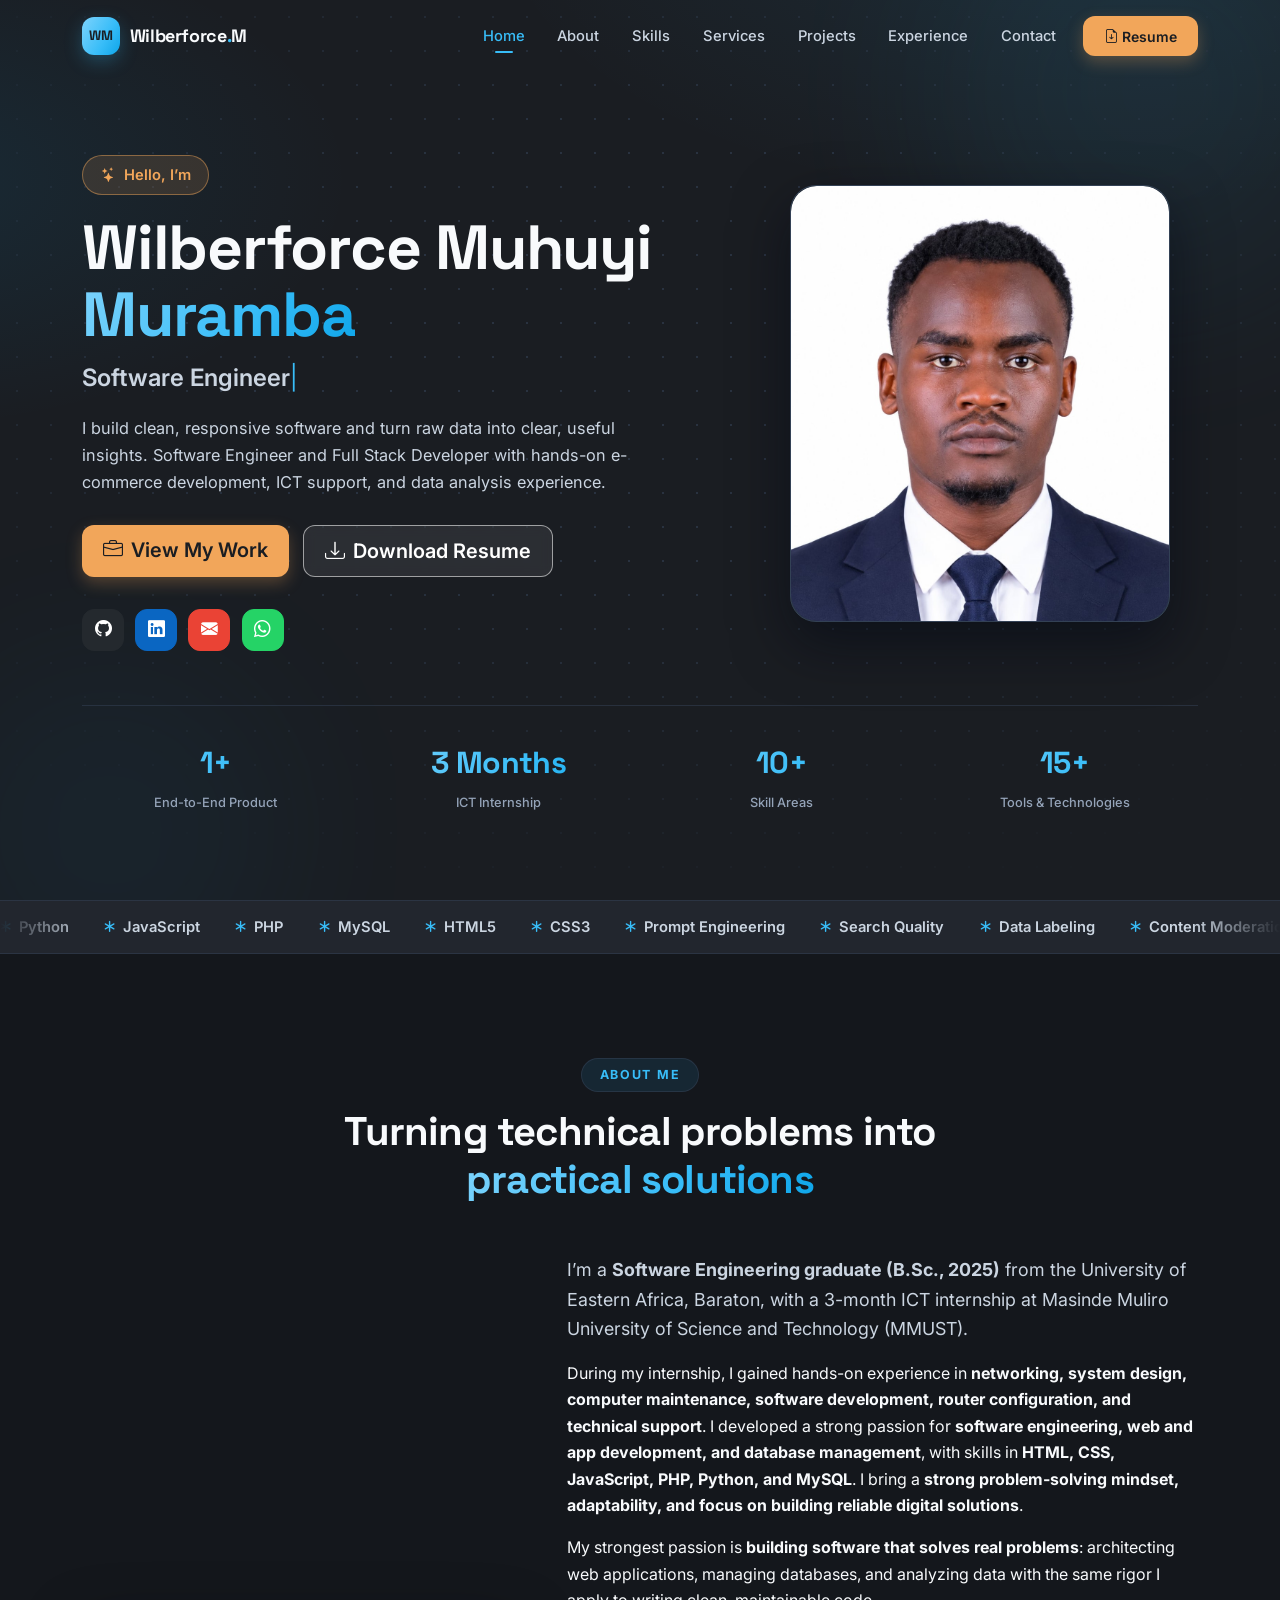
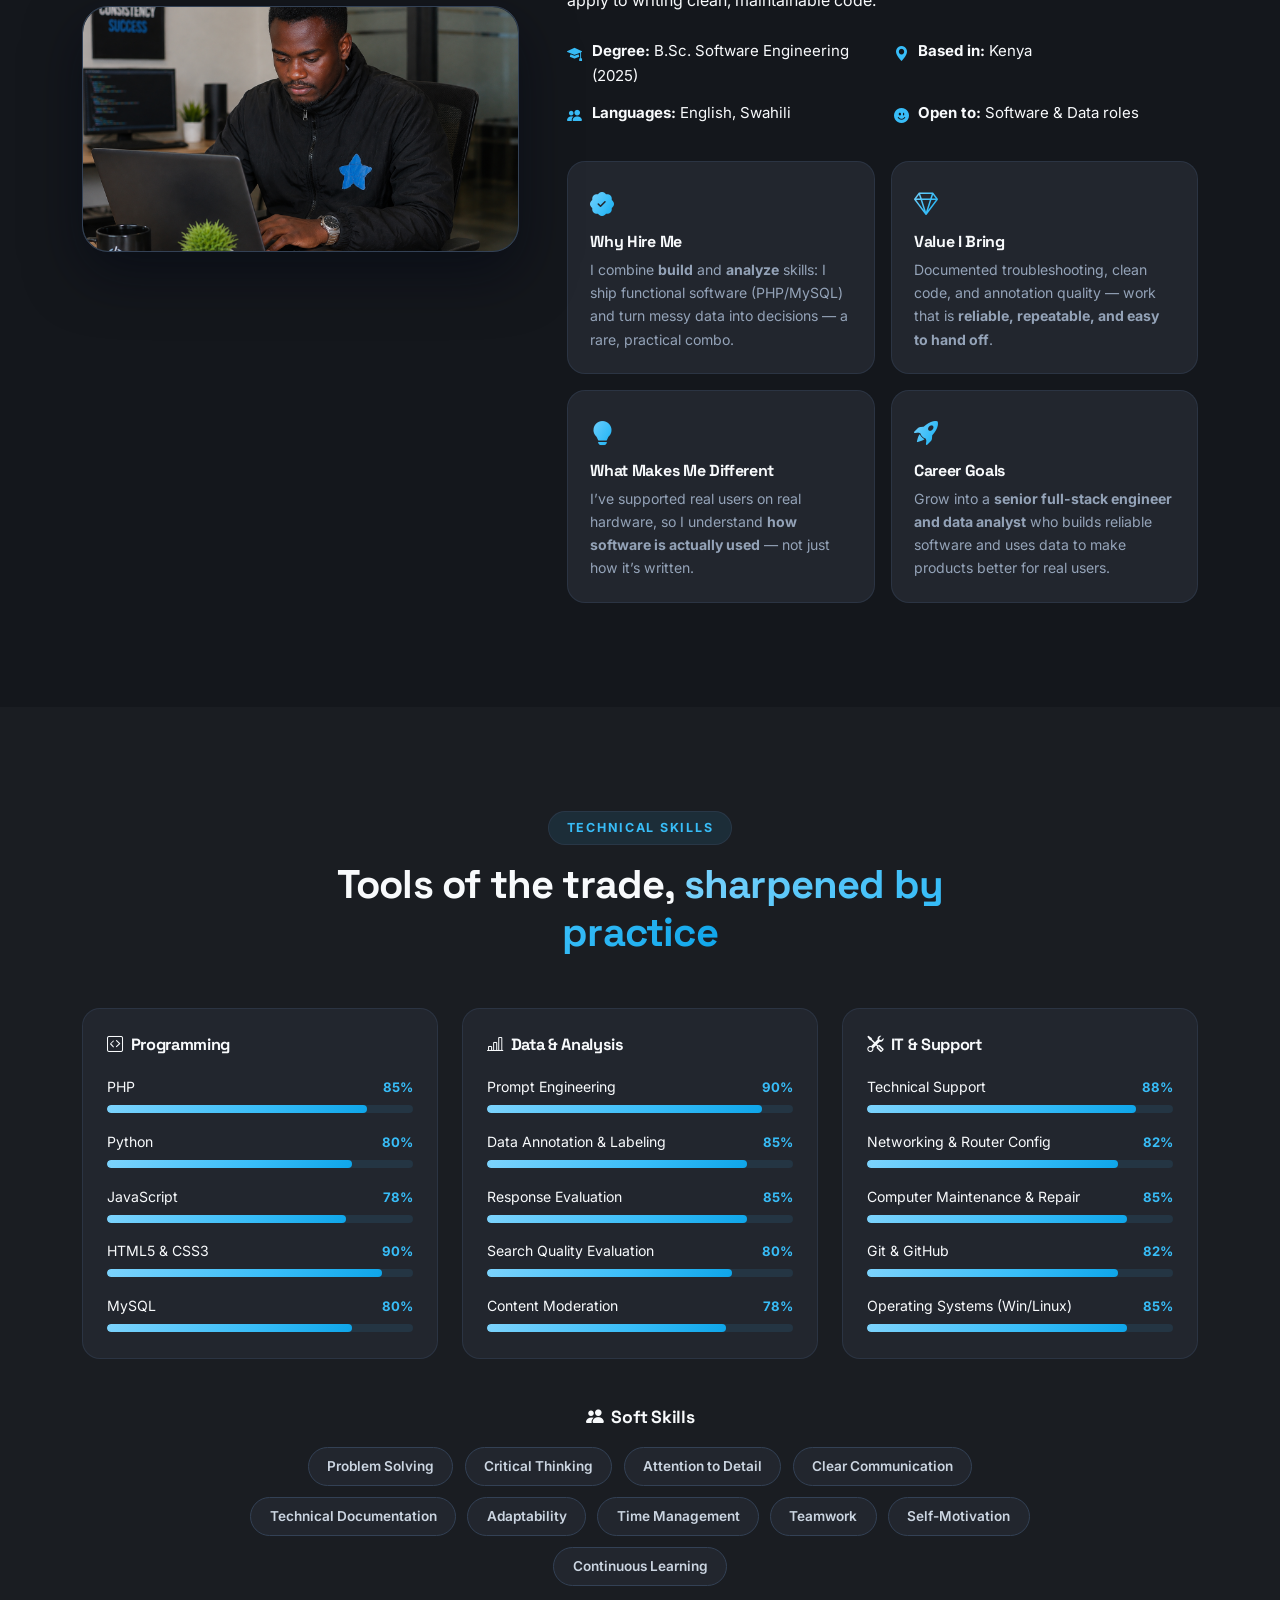
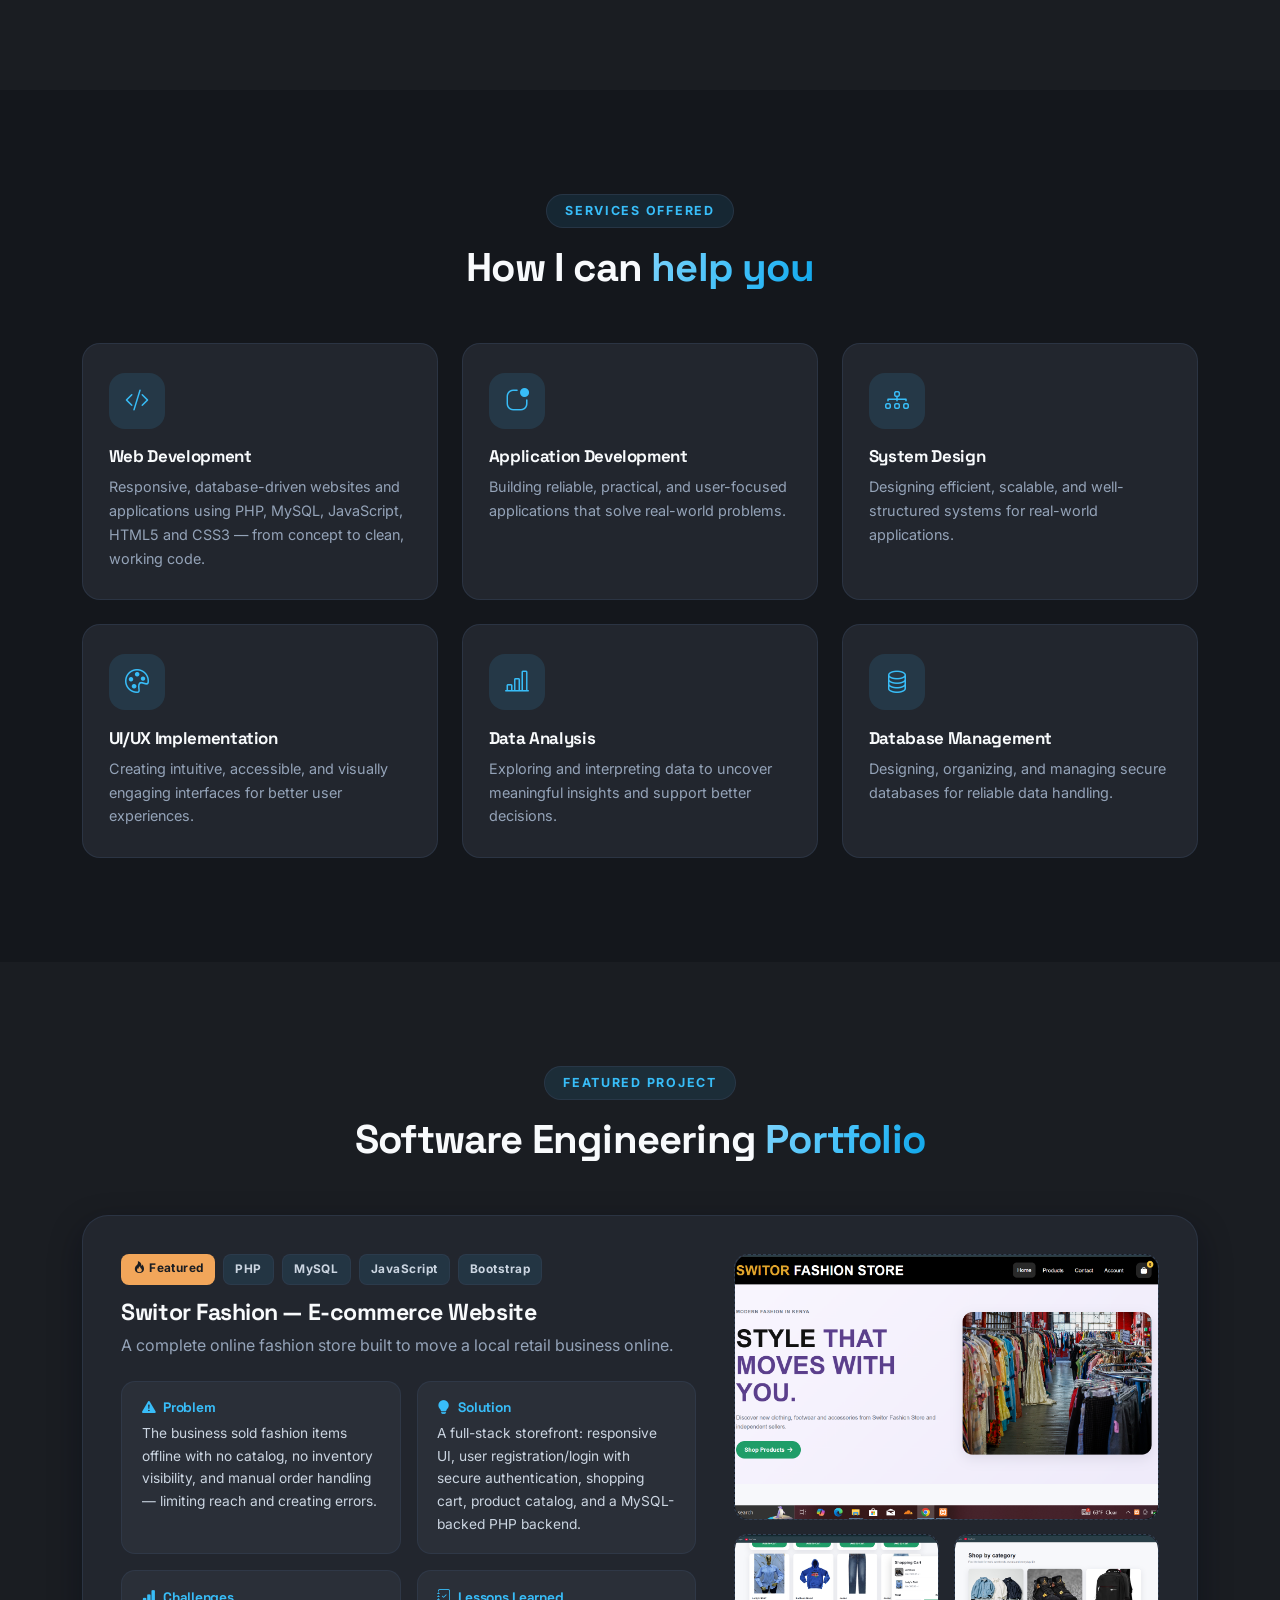
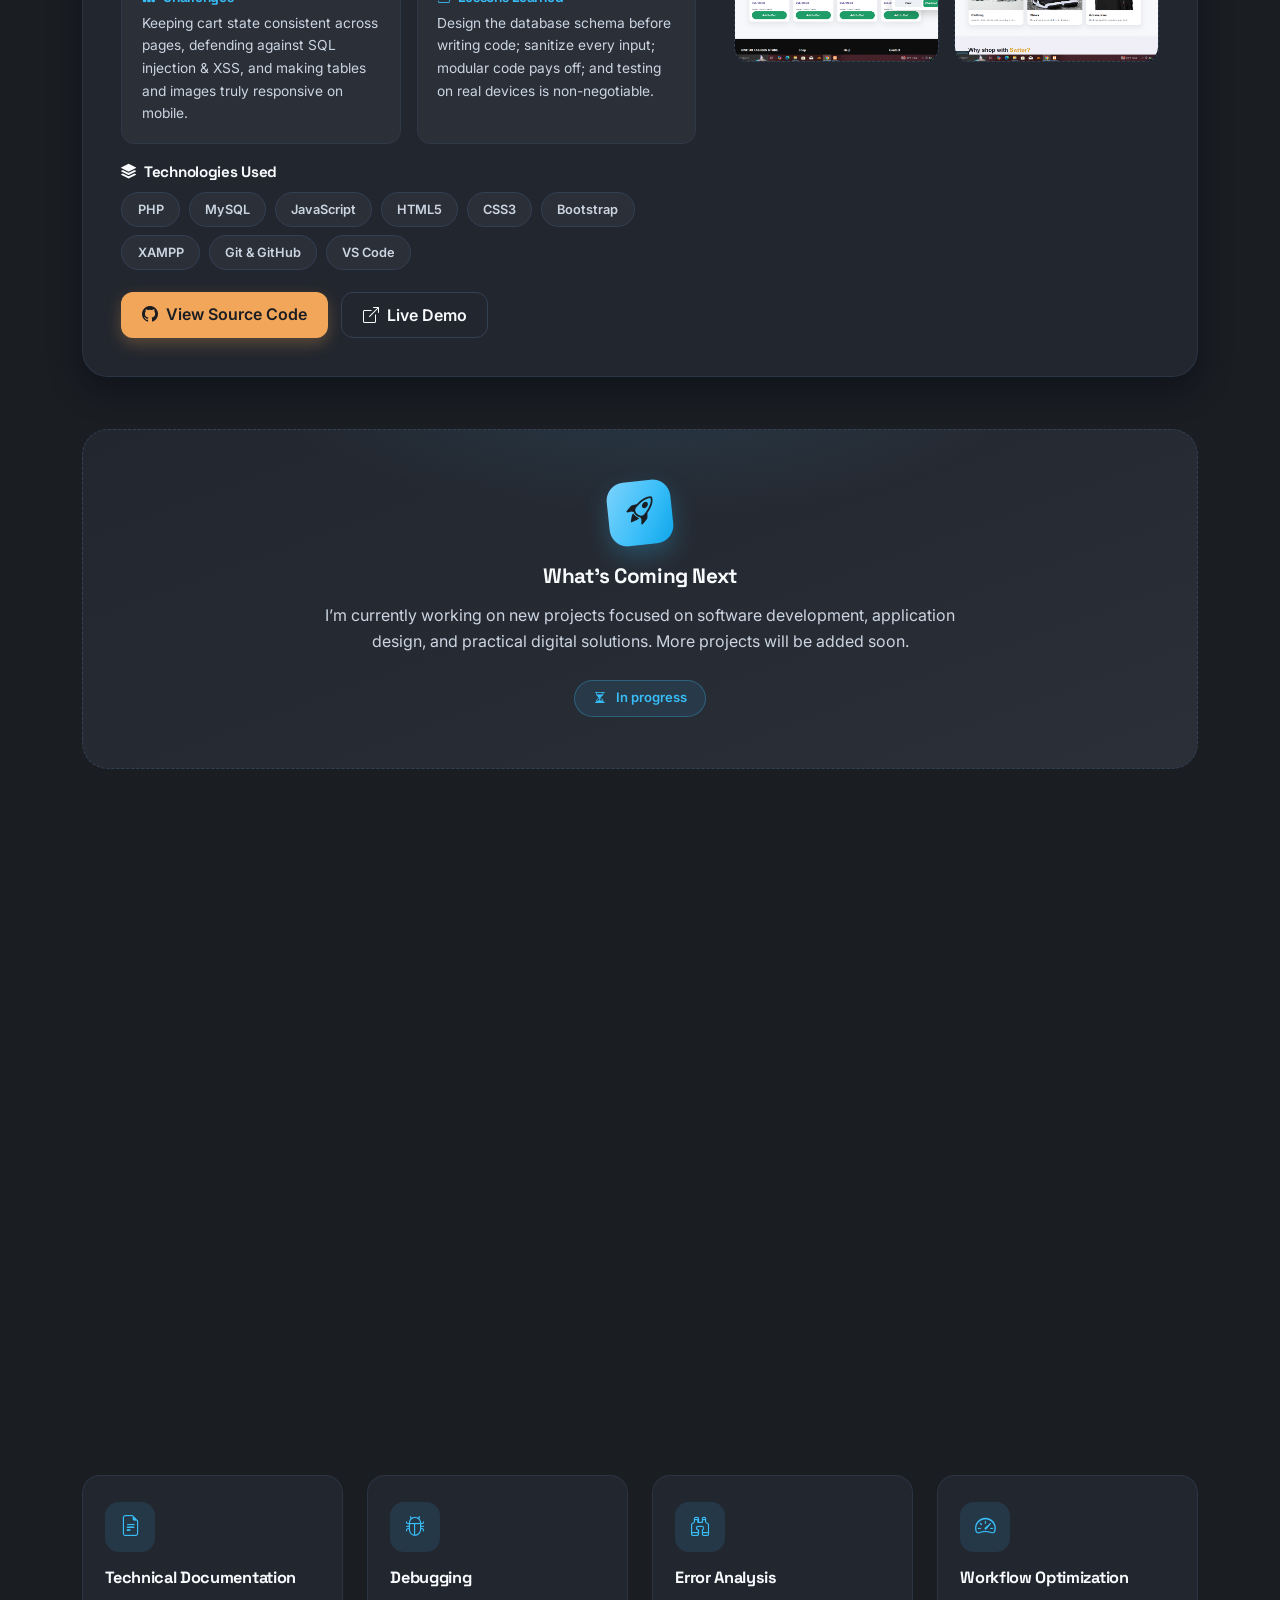
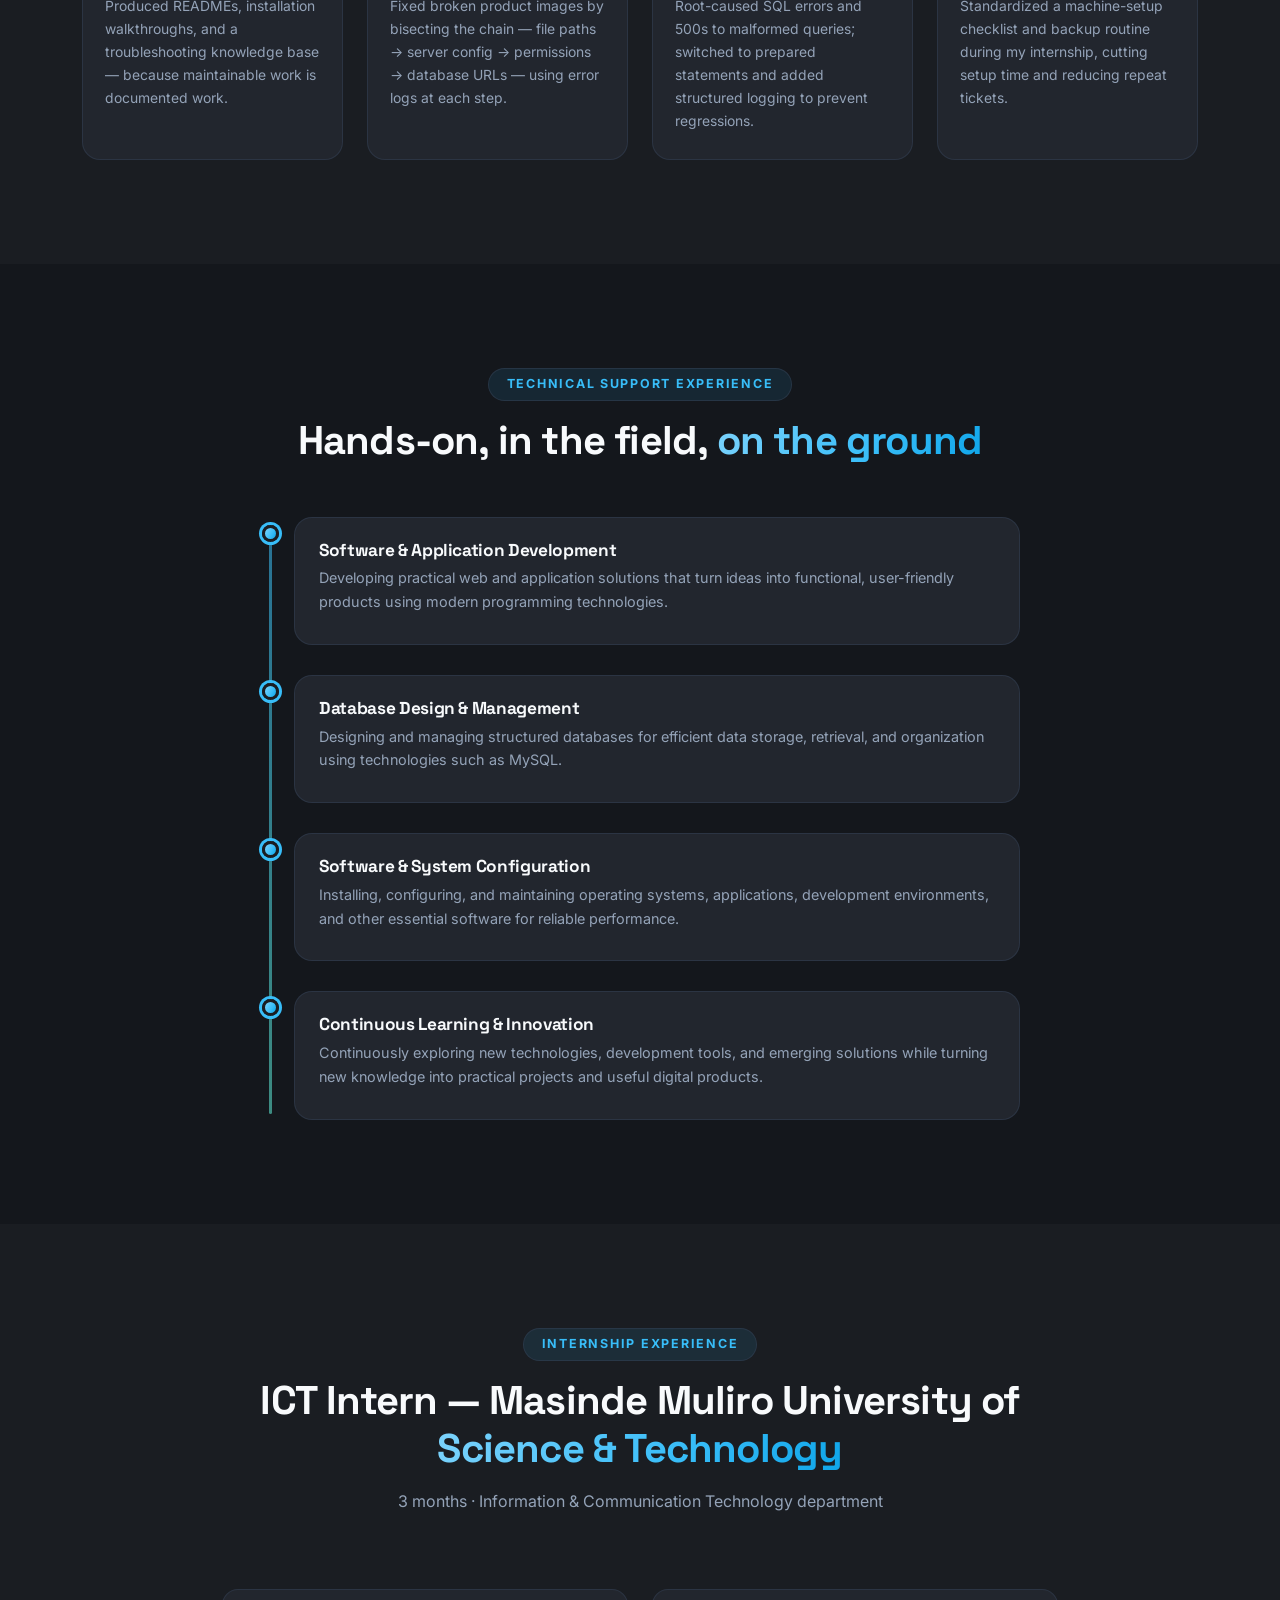
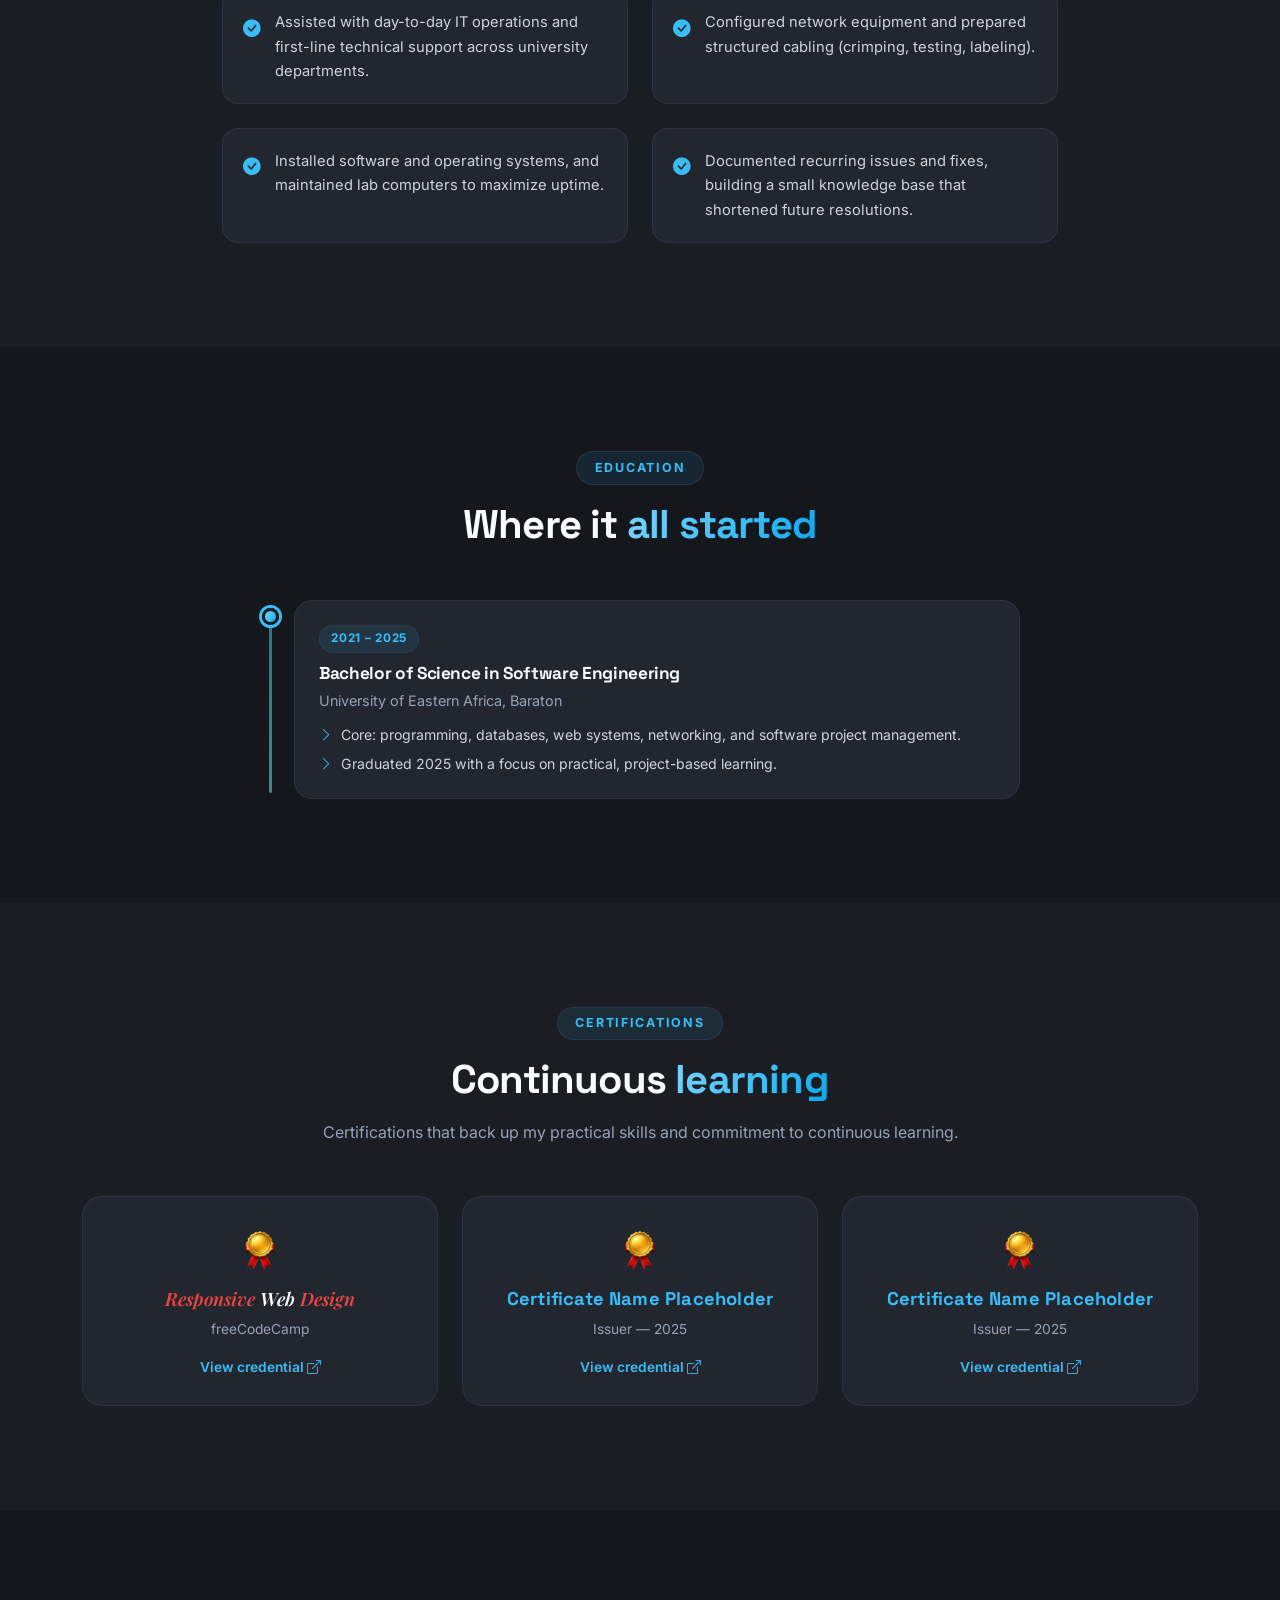
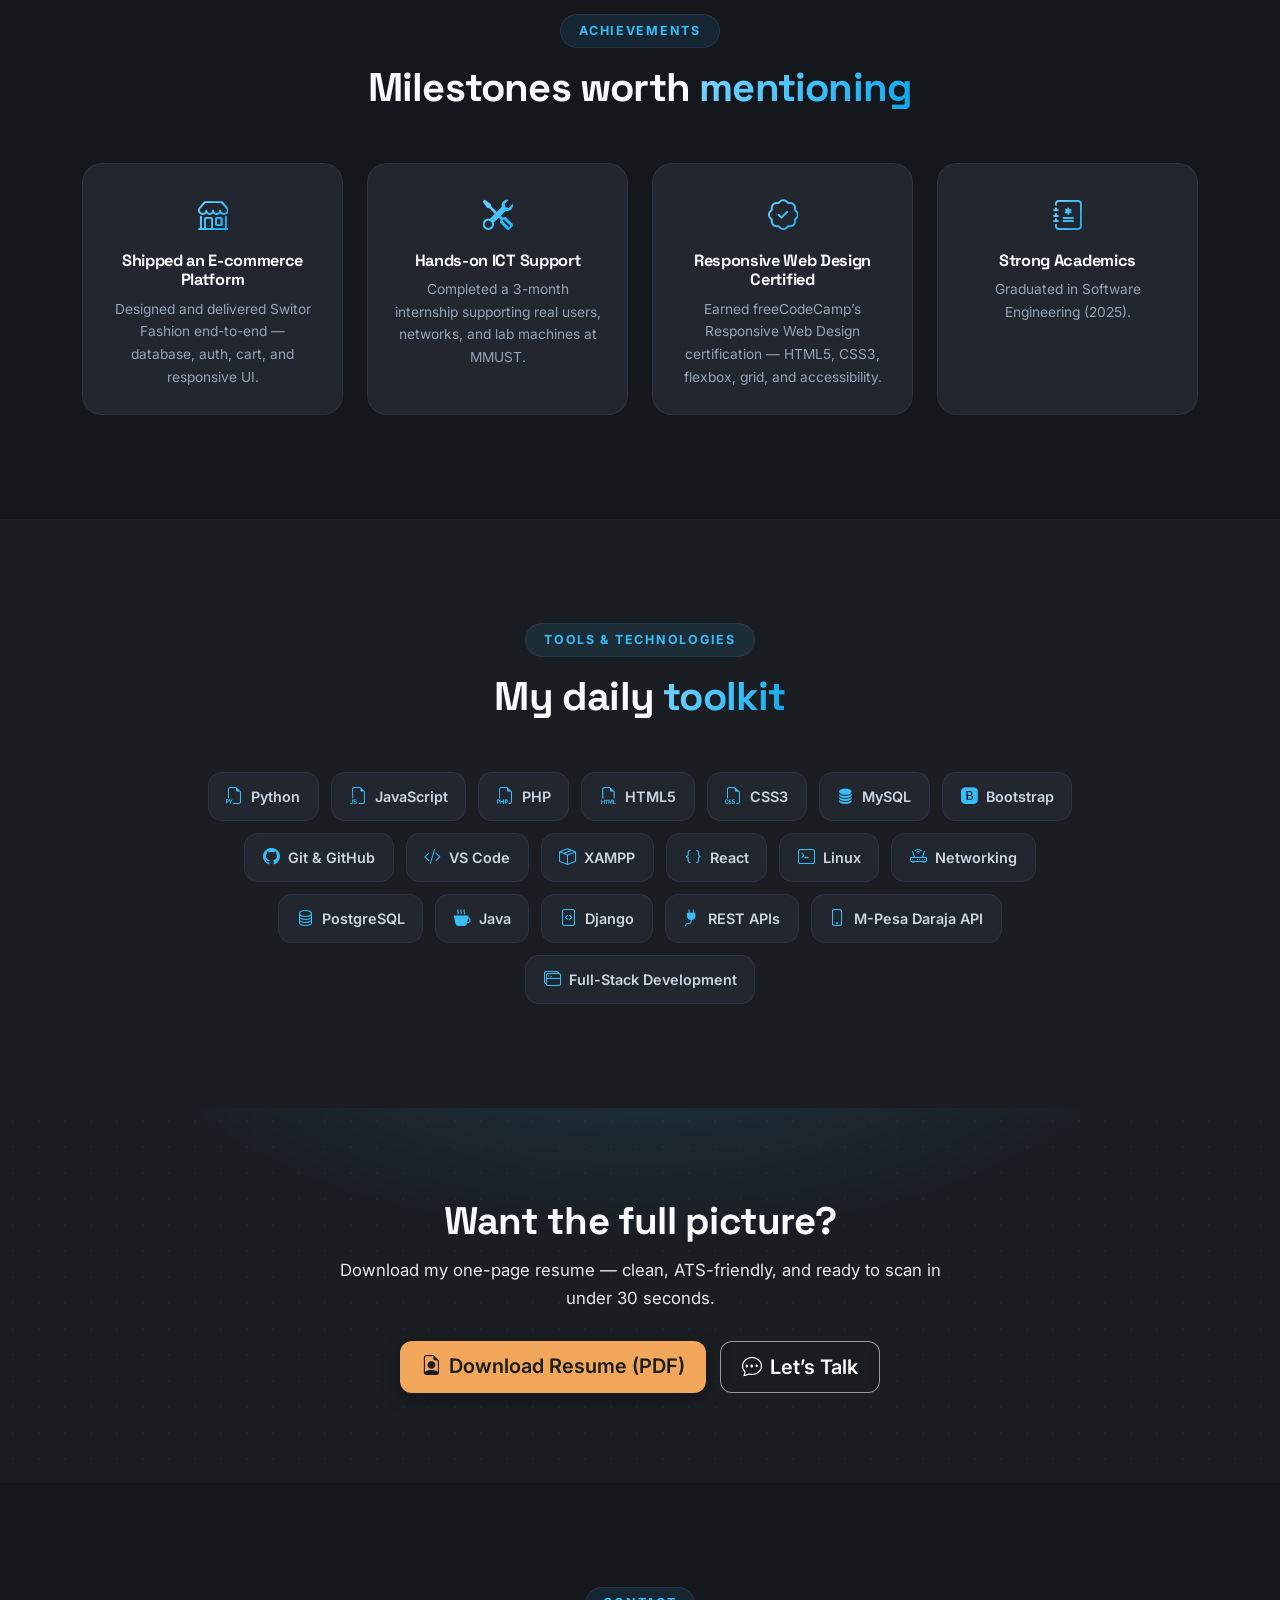
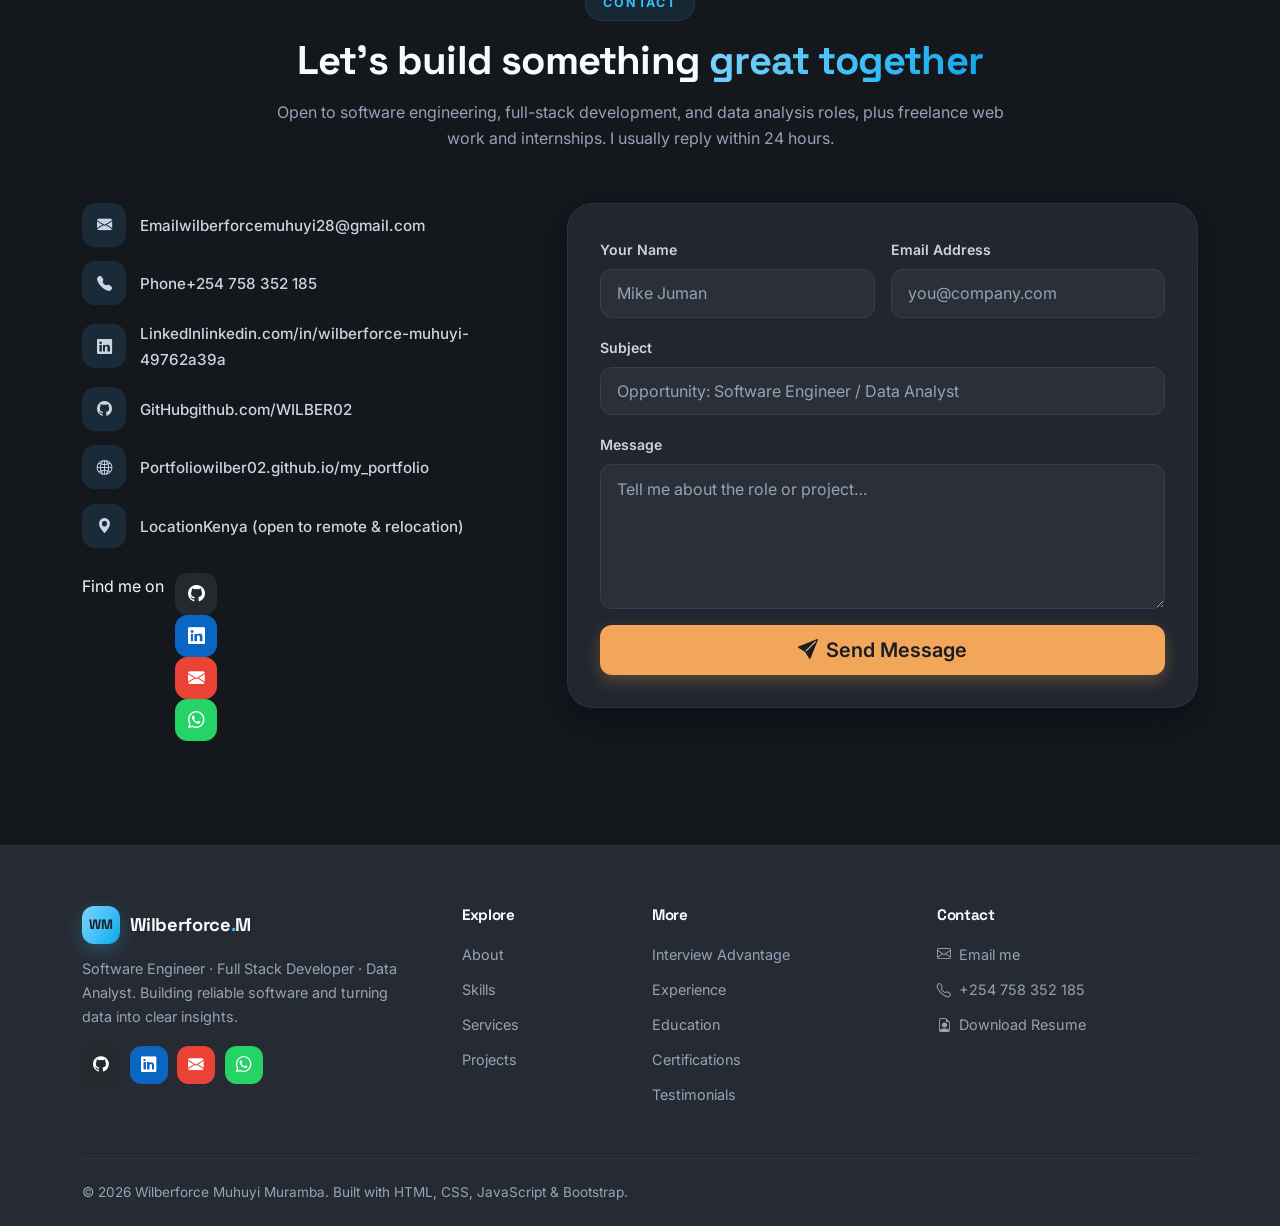
<file: index.html>
<!DOCTYPE html>
<html lang="en" data-theme="dark">
<head>
  <meta charset="UTF-8" />
  <meta name="viewport" content="width=device-width, initial-scale=1.0" />

  <!-- ===================== SEO ===================== -->
  <title>Wilberforce Muhuyi Muramba | Software Engineer &amp; Full Stack Developer</title>
  <meta name="description" content="Wilberforce Muhuyi Muramba — Software Engineer & Full Stack Developer. E-commerce development (PHP/MySQL), data analysis, and hands-on ICT support." />
  <meta name="keywords" content="Wilberforce Muhuyi Muramba, Software Engineer, Full Stack Developer, Data Analyst, Portfolio, Web Developer, PHP, MySQL, Python, JavaScript, Technical Support, Switor Fashion" />
  <meta name="author" content="Wilberforce Muhuyi Muramba" />
  <meta name="robots" content="index, follow" />
  <meta name="theme-color" content="#1a1d22" media="(prefers-color-scheme: dark)" />
  <meta name="theme-color" content="#1a1d22" media="(prefers-color-scheme: light)" />
  <link rel="canonical" href="https://wilber02.github.io/my_portfolio/" />

  <!-- Open Graph -->
  <meta property="og:type" content="website" />
  <meta property="og:title" content="Wilberforce Muhuyi Muramba | Software Engineer &amp; Full Stack Developer" />
  <meta property="og:description" content="Software Engineer and Full Stack Developer — e-commerce development (PHP/MySQL), data analysis, and hands-on ICT support." />
  <meta property="og:url" content="https://wilber02.github.io/my_portfolio/" />
  <meta property="og:image" content="https://wilber02.github.io/my_portfolio/assets/img/og_cover.png" />
  <meta property="og:site_name" content="Wilberforce Muhuyi Muramba — Portfolio" />

  <!-- Twitter Card -->
  <meta name="twitter:card" content="summary_large_image" />
  <meta name="twitter:title" content="Wilberforce Muhuyi Muramba | Software Engineer &amp; Full Stack Developer" />
  <meta name="twitter:description" content="Software Engineer and Full Stack Developer — e-commerce development (PHP/MySQL), data analysis, and hands-on ICT support." />
  <meta name="twitter:image" content="https://wilber02.github.io/my_portfolio/assets/img/og_cover.png" />

  <!-- Favicon (inline SVG — replace with your own if you wish) -->
  <link rel="icon" href="data:image/svg+xml,%3Csvg xmlns='http://www.w3.org/2000/svg' viewBox='0 0 64 64'%3E%3Cdefs%3E%3ClinearGradient id='g' x1='0' y1='0' x2='1' y2='1'%3E%3Cstop offset='0' stop-color='%233b82f6'/%3E%3Cstop offset='1' stop-color='%23a78bfa'/%3E%3C/linearGradient%3E%3C/defs%3E%3Crect width='64' height='64' rx='14' fill='url(%23g)'/%3E%3Ctext x='32' y='44' font-family='Arial, sans-serif' font-size='30' font-weight='700' fill='white' text-anchor='middle'%3EW%3C/text%3E%3C/svg%3E" />

  <!-- Fonts -->
  <link rel="preconnect" href="https://fonts.googleapis.com" />
  <link rel="preconnect" href="https://fonts.gstatic.com" crossorigin />
  <link href="https://fonts.googleapis.com/css2?family=Inter:wght@400;500;600;700&family=Space+Grotesk:wght@400;500;600;700&family=Playfair+Display:ital,wght@1,500;1,600;1,700&display=swap" rel="stylesheet" />

  <!-- Bootstrap 5 + Icons -->
  <link href="https://cdn.jsdelivr.net/npm/bootstrap@5.3.3/dist/css/bootstrap.min.css" rel="stylesheet" />
  <link href="https://cdn.jsdelivr.net/npm/bootstrap-icons@1.11.3/font/bootstrap-icons.min.css" rel="stylesheet" />

  <!-- Custom styles -->
  <link rel="stylesheet" href="assets/css/style.css" />

  <!-- ===================== Structured Data (JSON-LD) ===================== -->
  <script type="application/ld+json">
  {
    "@context": "https://schema.org",
    "@type": "Person",
    "name": "Wilberforce Muhuyi Muramba",
    "jobTitle": ["Software Engineer", "Full Stack Developer", "Data Analyst", "Technical Support Specialist"],
    "description": "Software Engineering graduate with hands-on experience in web development (PHP/MySQL), ICT technical support, and data analysis.",
    "alumniOf": {
      "@type": "CollegeOrUniversity",
      "name": "University of Eastern Africa, Baraton"
    },
    "knowsAbout": ["Python", "JavaScript", "PHP", "HTML5", "CSS3", "MySQL", "Prompt Engineering", "Data Analysis", "Search Quality Evaluation", "Networking", "Technical Support"],
    "sameAs": [
      "https://github.com/WILBER02",
      "https://www.linkedin.com/in/wilberforce-muhuyi-49762a39a/",
      "https://wilber02.github.io/my_portfolio"
    ]
  }
  </script>
</head>

<body>
  <!-- Skip link for accessibility -->
  <a class="skip-link" href="#main">Skip to main content</a>

  <!-- ===================== LOADER ===================== -->
  <div id="preloader" aria-hidden="true">
    <div class="loader-inner">
      <div class="loader-ring"></div>
      <span class="loader-mono">WM</span>
    </div>
    <p class="loader-text">Loading portfolio…</p>
  </div>

  <!-- ===================== NAVBAR ===================== -->
  <nav class="site-nav" id="siteNav" aria-label="Main navigation">
    <div class="container nav-wrap">
      <a class="brand" href="#home" aria-label="Wilberforce Muramba — home">
        <span class="brand-mono">WM</span>
        <span class="brand-text">Wilberforce<span class="brand-dot">.</span>M</span>
      </a>

      <button class="nav-toggler" id="navToggler" aria-expanded="false" aria-controls="navMenu" aria-label="Toggle navigation menu">
        <span class="tog-bar"></span><span class="tog-bar"></span><span class="tog-bar"></span>
      </button>

      <ul class="nav-menu" id="navMenu">
        <li><a class="nav-item-link is-active" href="#home">Home</a></li>
        <li><a class="nav-item-link" href="#about">About</a></li>
        <li><a class="nav-item-link" href="#skills">Skills</a></li>
        <li><a class="nav-item-link" href="#services">Services</a></li>
        <li><a class="nav-item-link" href="#projects">Projects</a></li>
        <li><a class="nav-item-link" href="#experience">Experience</a></li>
        <li><a class="nav-item-link" href="#contact">Contact</a></li>
        <li class="nav-actions">
          <a class="btn btn-sm btn-gradient" href="#resume"><i class="bi bi-file-earmark-arrow-down me-1" aria-hidden="true"></i>Resume</a>
        </li>
      </ul>
    </div>
  </nav>

  <main id="main">
    <!-- ===================== 1. HERO ===================== -->
    <header class="hero" id="home">
      <div class="hero-blob blob-a" aria-hidden="true"></div>
      <div class="hero-blob blob-b" aria-hidden="true"></div>
      <div class="hero-grid-pattern" aria-hidden="true"></div>

      <div class="container hero-inner">
        <div class="row align-items-center g-5">
          <div class="col-lg-7 hero-copy" data-reveal>
            <p class="hero-hello"><i class="bi bi-stars me-2" aria-hidden="true"></i>Hello, I&rsquo;m</p>
            <h1 class="hero-name">Wilberforce Muhuyi <span class="gradient-text">Muramba</span></h1>
            <p class="hero-role"><span class="typed-wrap"><span id="typed" aria-live="polite"></span><span class="typed-cursor" aria-hidden="true">|</span></span></p>
            <p class="hero-desc">
              I build clean, responsive software and turn raw data into clear, useful insights.
              Software Engineer and Full Stack Developer with hands-on e-commerce development,
              ICT support, and data analysis experience.
            </p>

            <div class="hero-cta">
              <a href="#projects" class="btn btn-gradient btn-lg"><i class="bi bi-briefcase me-2" aria-hidden="true"></i>View My Work</a>
              <a href="assets/resume/Wilberforce_Muramba_Resume.pdf" class="btn btn-outline-light btn-lg" download><i class="bi bi-download me-2" aria-hidden="true"></i>Download Resume</a>
            </div>

            <ul class="hero-social" aria-label="Social links">
              <li><a href="https://github.com/WILBER02" target="_blank" rel="noopener" aria-label="GitHub profile"><i class="bi bi-github" aria-hidden="true"></i></a></li>
              <li><a href="https://www.linkedin.com/in/wilberforce-muhuyi-49762a39a/" target="_blank" rel="noopener" aria-label="LinkedIn profile"><i class="bi bi-linkedin" aria-hidden="true"></i></a></li>
              <li><a href="mailto:wilberforcemuhuyi28@gmail.com" aria-label="Send email"><i class="bi bi-envelope-fill" aria-hidden="true"></i></a></li>
              <li><a href="https://wa.me/254718682769" target="_blank" rel="noopener" aria-label="WhatsApp"><i class="bi bi-whatsapp" aria-hidden="true"></i></a></li>
            </ul>
          </div>

          <div class="col-lg-5 hero-visual" data-reveal>
            <div class="photo-frame">
              <div class="photo-placeholder" role="img" aria-label="Portrait of Wilberforce Muhuyi Muramba">
                <!-- Drop assets/img/wilberforce.jpg and it automatically replaces this placeholder -->
                <img class="photo-img" src="assets/img/wilberforce.jpg" alt="Portrait of Wilberforce Muhuyi Muramba" />
                <span class="photo-initials">WM</span>
                <span class="photo-note"><i class="bi bi-camera-fill me-1" aria-hidden="true"></i>Your photo here</span>
              </div>
            </div>
          </div>
        </div>

        <div class="hero-stats" data-reveal>
          <div class="stat">
            <span class="stat-num"><span class="counter" data-target="1">1</span>+</span>
            <span class="stat-label">End-to-End Product</span>
          </div>
          <div class="stat">
            <span class="stat-num"><span class="counter" data-target="3">3</span> Months</span>
            <span class="stat-label">ICT Internship</span>
          </div>
          <div class="stat">
            <span class="stat-num"><span class="counter" data-target="10">10</span>+</span>
            <span class="stat-label">Skill Areas</span>
          </div>
          <div class="stat">
            <span class="stat-num"><span class="counter" data-target="15">15</span>+</span>
            <span class="stat-label">Tools &amp; Technologies</span>
          </div>
        </div>
      </div>
    </header>

    <!-- Skills ticker -->
    <div class="marquee" aria-hidden="true">
      <div class="marquee-track" id="marqueeTrack">
        <!-- content duplicated by JS for seamless loop -->
      </div>
    </div>

    <!-- ===================== 2. ABOUT ===================== -->
    <section class="section" id="about" aria-labelledby="about-title">
      <div class="container">
        <div class="section-head" data-reveal>
          <span class="eyebrow">About Me</span>
          <h2 class="section-title" id="about-title">Turning technical problems into <span class="gradient-text">practical solutions</span></h2>
        </div>

        <div class="row g-5 align-items-center">
          <div class="col-lg-5" data-reveal>
            <div class="photo-frame about-photo">
              <div class="photo-placeholder" role="img" aria-label="Wilberforce Muhuyi Muramba">
                <!-- About photo: assets/img/og_cover.png -->
                <img class="photo-img" src="assets/img/og_cover.png" alt="Wilberforce Muhuyi Muramba" />
                <span class="photo-initials">WM</span>
              </div>
            </div>
          </div>

          <div class="col-lg-7" data-reveal>
            <p class="lead-text">
              I&rsquo;m a <strong>Software Engineering graduate (B.Sc., 2025)</strong> from the University of Eastern
              Africa, Baraton, with a 3-month ICT internship at Masinde Muliro University of Science and Technology (MMUST).
            </p>            <p>
              During my internship, I gained hands-on experience in <strong>networking, system design, computer
              maintenance, software development, router configuration, and technical support</strong>. I developed a strong
              passion for <strong>software engineering, web and app development, and database management</strong>, with skills
              in <strong>HTML, CSS, JavaScript, PHP, Python, and MySQL</strong>. I bring a <strong>strong problem-solving mindset,
              adaptability, and focus on building reliable digital solutions</strong>.
            </p>
            <p>
              My strongest passion is <strong>building software that solves real problems</strong>:
              architecting web applications, managing databases, and analyzing data with the same
              rigor I apply to writing clean, maintainable code.
            </p>

            <ul class="about-facts">
              <li><i class="bi bi-mortarboard-fill" aria-hidden="true"></i><span><strong>Degree:</strong> B.Sc. Software Engineering (2025)</span></li>
              <li><i class="bi bi-geo-alt-fill" aria-hidden="true"></i><span><strong>Based in:</strong> Kenya</span></li>
              <li><i class="bi bi-people-fill" aria-hidden="true"></i><span><strong>Languages:</strong> English, Swahili</span></li>
              <li><i class="bi bi-emoji-smile-fill" aria-hidden="true"></i><span><strong>Open to:</strong> Software &amp; Data roles</span></li>
            </ul>

            <!-- Recruiter enhancements -->
            <div class="why-grid" id="why-me">
              <div class="why-card">
                <i class="bi bi-patch-check-fill why-icon" aria-hidden="true"></i>
                <h3>Why Hire Me</h3>
                <p>I combine <strong>build</strong> and <strong>analyze</strong> skills: I ship functional software (PHP/MySQL) and turn messy data into decisions — a rare, practical combo.</p>
              </div>
              <div class="why-card">
                <i class="bi bi-gem why-icon" aria-hidden="true"></i>
                <h3>Value I Bring</h3>
                <p>Documented troubleshooting, clean code, and annotation quality — work that is <strong>reliable, repeatable, and easy to hand off</strong>.</p>
              </div>
              <div class="why-card">
                <i class="bi bi-lightbulb-fill why-icon" aria-hidden="true"></i>
                <h3>What Makes Me Different</h3>
                <p>I&rsquo;ve supported real users on real hardware, so I understand <strong>how software is actually used</strong> — not just how it&rsquo;s written.</p>
              </div>
              <div class="why-card">
                <i class="bi bi-rocket-takeoff-fill why-icon" aria-hidden="true"></i>
                <h3>Career Goals</h3>
                <p>Grow into a <strong>senior full-stack engineer and data analyst</strong> who builds reliable software and uses data to make products better for real users.</p>
              </div>
            </div>
          </div>
        </div>
      </div>
    </section>

    <!-- ===================== 3+13. SKILLS & SOFT SKILLS ===================== -->
    <section class="section section-alt" id="skills" aria-labelledby="skills-title">
      <div class="container">
        <div class="section-head" data-reveal>
          <span class="eyebrow">Technical Skills</span>
          <h2 class="section-title" id="skills-title">Tools of the trade, <span class="gradient-text">sharpened by practice</span></h2>
        </div>

        <div class="row g-4">
          <div class="col-md-6 col-lg-4" data-reveal>
            <div class="skill-group">
              <h3 class="skill-group-title"><i class="bi bi-code-square me-2" aria-hidden="true"></i>Programming</h3>
              <div class="skill">
                <div class="skill-head"><span>PHP</span><span class="skill-pct">85%</span></div>
                <div class="skill-bar" role="progressbar" aria-valuenow="85" aria-valuemin="0" aria-valuemax="100" aria-label="PHP proficiency"><span class="skill-fill" data-level="85"></span></div>
              </div>
              <div class="skill">
                <div class="skill-head"><span>Python</span><span class="skill-pct">80%</span></div>
                <div class="skill-bar" role="progressbar" aria-valuenow="80" aria-valuemin="0" aria-valuemax="100" aria-label="Python proficiency"><span class="skill-fill" data-level="80"></span></div>
              </div>
              <div class="skill">
                <div class="skill-head"><span>JavaScript</span><span class="skill-pct">78%</span></div>
                <div class="skill-bar" role="progressbar" aria-valuenow="78" aria-valuemin="0" aria-valuemax="100" aria-label="JavaScript proficiency"><span class="skill-fill" data-level="78"></span></div>
              </div>
              <div class="skill">
                <div class="skill-head"><span>HTML5 &amp; CSS3</span><span class="skill-pct">90%</span></div>
                <div class="skill-bar" role="progressbar" aria-valuenow="90" aria-valuemin="0" aria-valuemax="100" aria-label="HTML and CSS proficiency"><span class="skill-fill" data-level="90"></span></div>
              </div>
              <div class="skill">
                <div class="skill-head"><span>MySQL</span><span class="skill-pct">80%</span></div>
                <div class="skill-bar" role="progressbar" aria-valuenow="80" aria-valuemin="0" aria-valuemax="100" aria-label="MySQL proficiency"><span class="skill-fill" data-level="80"></span></div>
              </div>
            </div>
          </div>

          <div class="col-md-6 col-lg-4" data-reveal>
            <div class="skill-group">
              <h3 class="skill-group-title"><i class="bi bi-bar-chart-line me-2" aria-hidden="true"></i>Data &amp; Analysis</h3>
              <div class="skill">
                <div class="skill-head"><span>Prompt Engineering</span><span class="skill-pct">90%</span></div>
                <div class="skill-bar" role="progressbar" aria-valuenow="90" aria-valuemin="0" aria-valuemax="100" aria-label="Prompt engineering proficiency"><span class="skill-fill" data-level="90"></span></div>
              </div>
              <div class="skill">
                <div class="skill-head"><span>Data Annotation &amp; Labeling</span><span class="skill-pct">85%</span></div>
                <div class="skill-bar" role="progressbar" aria-valuenow="85" aria-valuemin="0" aria-valuemax="100" aria-label="Data annotation proficiency"><span class="skill-fill" data-level="85"></span></div>
              </div>
              <div class="skill">
                <div class="skill-head"><span>Response Evaluation</span><span class="skill-pct">85%</span></div>
                <div class="skill-bar" role="progressbar" aria-valuenow="85" aria-valuemin="0" aria-valuemax="100" aria-label="Response evaluation proficiency"><span class="skill-fill" data-level="85"></span></div>
              </div>
              <div class="skill">
                <div class="skill-head"><span>Search Quality Evaluation</span><span class="skill-pct">80%</span></div>
                <div class="skill-bar" role="progressbar" aria-valuenow="80" aria-valuemin="0" aria-valuemax="100" aria-label="Search quality evaluation proficiency"><span class="skill-fill" data-level="80"></span></div>
              </div>
              <div class="skill">
                <div class="skill-head"><span>Content Moderation</span><span class="skill-pct">78%</span></div>
                <div class="skill-bar" role="progressbar" aria-valuenow="78" aria-valuemin="0" aria-valuemax="100" aria-label="Content moderation proficiency"><span class="skill-fill" data-level="78"></span></div>
              </div>
            </div>
          </div>

          <div class="col-md-6 col-lg-4" data-reveal>
            <div class="skill-group">
              <h3 class="skill-group-title"><i class="bi bi-tools me-2" aria-hidden="true"></i>IT &amp; Support</h3>
              <div class="skill">
                <div class="skill-head"><span>Technical Support</span><span class="skill-pct">88%</span></div>
                <div class="skill-bar" role="progressbar" aria-valuenow="88" aria-valuemin="0" aria-valuemax="100" aria-label="Technical support proficiency"><span class="skill-fill" data-level="88"></span></div>
              </div>
              <div class="skill">
                <div class="skill-head"><span>Networking &amp; Router Config</span><span class="skill-pct">82%</span></div>
                <div class="skill-bar" role="progressbar" aria-valuenow="82" aria-valuemin="0" aria-valuemax="100" aria-label="Networking proficiency"><span class="skill-fill" data-level="82"></span></div>
              </div>
              <div class="skill">
                <div class="skill-head"><span>Computer Maintenance &amp; Repair</span><span class="skill-pct">85%</span></div>
                <div class="skill-bar" role="progressbar" aria-valuenow="85" aria-valuemin="0" aria-valuemax="100" aria-label="Computer repair proficiency"><span class="skill-fill" data-level="85"></span></div>
              </div>
              <div class="skill">
                <div class="skill-head"><span>Git &amp; GitHub</span><span class="skill-pct">82%</span></div>
                <div class="skill-bar" role="progressbar" aria-valuenow="82" aria-valuemin="0" aria-valuemax="100" aria-label="Git proficiency"><span class="skill-fill" data-level="82"></span></div>
              </div>
              <div class="skill">
                <div class="skill-head"><span>Operating Systems (Win/Linux)</span><span class="skill-pct">85%</span></div>
                <div class="skill-bar" role="progressbar" aria-valuenow="85" aria-valuemin="0" aria-valuemax="100" aria-label="Operating systems proficiency"><span class="skill-fill" data-level="85"></span></div>
              </div>
            </div>
          </div>
        </div>

        <!-- Soft skills -->
        <div class="soft-skills" data-reveal>
          <h3 class="soft-title"><i class="bi bi-people-fill me-2" aria-hidden="true"></i>Soft Skills</h3>
          <div class="badge-cloud">
            <span class="badge-soft">Problem Solving</span>
            <span class="badge-soft">Critical Thinking</span>
            <span class="badge-soft">Attention to Detail</span>
            <span class="badge-soft">Clear Communication</span>
            <span class="badge-soft">Technical Documentation</span>
            <span class="badge-soft">Adaptability</span>
            <span class="badge-soft">Time Management</span>
            <span class="badge-soft">Teamwork</span>
            <span class="badge-soft">Self-Motivation</span>
            <span class="badge-soft">Continuous Learning</span>
          </div>
        </div>
      </div>
    </section>

    <!-- ===================== 4. SERVICES ===================== -->
    <section class="section" id="services" aria-labelledby="services-title">
      <div class="container">
        <div class="section-head" data-reveal>
          <span class="eyebrow">Services Offered</span>
          <h2 class="section-title" id="services-title">How I can <span class="gradient-text">help you</span></h2>
        </div>

        <div class="row g-4">
          <div class="col-md-6 col-lg-4" data-reveal>
            <article class="service-card">
              <div class="service-icon"><i class="bi bi-code-slash" aria-hidden="true"></i></div>
              <h3>Web Development</h3>
              <p>Responsive, database-driven websites and applications using PHP, MySQL, JavaScript, HTML5 and CSS3 — from concept to clean, working code.</p>
            </article>
          </div>
          <div class="col-md-6 col-lg-4" data-reveal>
            <article class="service-card">
              <div class="service-icon"><i class="bi bi-app-indicator" aria-hidden="true"></i></div>
              <h3>Application Development</h3>
              <p>Building reliable, practical, and user-focused applications that solve real-world problems.</p>
            </article>
          </div>
          <div class="col-md-6 col-lg-4" data-reveal>
            <article class="service-card">
              <div class="service-icon"><i class="bi bi-diagram-3" aria-hidden="true"></i></div>
              <h3>System Design</h3>
              <p>Designing efficient, scalable, and well-structured systems for real-world applications.</p>
            </article>
          </div>
          <div class="col-md-6 col-lg-4" data-reveal>
            <article class="service-card">
              <div class="service-icon"><i class="bi bi-palette" aria-hidden="true"></i></div>
              <h3>UI/UX Implementation</h3>
              <p>Creating intuitive, accessible, and visually engaging interfaces for better user experiences.</p>
            </article>
          </div>
          <div class="col-md-6 col-lg-4" data-reveal>
            <article class="service-card">
              <div class="service-icon"><i class="bi bi-bar-chart-line" aria-hidden="true"></i></div>
              <h3>Data Analysis</h3>
              <p>Exploring and interpreting data to uncover meaningful insights and support better decisions.</p>
            </article>
          </div>
          <div class="col-md-6 col-lg-4" data-reveal>
            <article class="service-card">
              <div class="service-icon"><i class="bi bi-database" aria-hidden="true"></i></div>
              <h3>Database Management</h3>
              <p>Designing, organizing, and managing secure databases for reliable data handling.</p>
            </article>
          </div>
        </div>
      </div>
    </section>

    <!-- ===================== 5+8. FEATURED PROJECT & SE PORTFOLIO ===================== -->
    <section class="section section-alt" id="projects" aria-labelledby="projects-title">
      <div class="container">
        <div class="section-head" data-reveal>
          <span class="eyebrow">Featured Project</span>
          <h2 class="section-title" id="projects-title">Software Engineering <span class="gradient-text">Portfolio</span></h2>
        </div>

        <!-- Switor deep-dive -->
        <article class="featured-project" data-reveal>
          <div class="fp-grid">
            <div class="fp-info">
              <div class="fp-tags">
                <span class="tag tag-hot"><i class="bi bi-fire me-1" aria-hidden="true"></i>Featured</span>
                <span class="tag">PHP</span>
                <span class="tag">MySQL</span>
                <span class="tag">JavaScript</span>
                <span class="tag">Bootstrap</span>
              </div>
              <h3>Switor Fashion — E-commerce Website</h3>
              <p class="fp-sub">A complete online fashion store built to move a local retail business online.</p>

              <div class="fp-details row g-3">
                <div class="col-md-6">
                  <div class="fp-box">
                    <h4><i class="bi bi-exclamation-triangle-fill me-2" aria-hidden="true"></i>Problem</h4>
                    <p>The business sold fashion items offline with no catalog, no inventory visibility, and manual order handling — limiting reach and creating errors.</p>
                  </div>
                </div>
                <div class="col-md-6">
                  <div class="fp-box">
                    <h4><i class="bi bi-lightbulb-fill me-2" aria-hidden="true"></i>Solution</h4>
                    <p>A full-stack storefront: responsive UI, user registration/login with secure authentication, shopping cart, product catalog, and a MySQL-backed PHP backend.</p>
                  </div>
                </div>
                <div class="col-md-6">
                  <div class="fp-box">
                    <h4><i class="bi bi-bar-chart-fill me-2" aria-hidden="true"></i>Challenges</h4>
                    <p>Keeping cart state consistent across pages, defending against SQL injection &amp; XSS, and making tables and images truly responsive on mobile.</p>
                  </div>
                </div>
                <div class="col-md-6">
                  <div class="fp-box">
                    <h4><i class="bi bi-journal-check me-2" aria-hidden="true"></i>Lessons Learned</h4>
                    <p>Design the database schema before writing code; sanitize every input; modular code pays off; and testing on real devices is non-negotiable.</p>
                  </div>
                </div>
              </div>

              <h4 class="fp-tech-title"><i class="bi bi-stack me-2" aria-hidden="true"></i>Technologies Used</h4>
              <div class="tech-cloud">
                <span class="chip">PHP</span><span class="chip">MySQL</span><span class="chip">JavaScript</span><span class="chip">HTML5</span><span class="chip">CSS3</span><span class="chip">Bootstrap</span><span class="chip">XAMPP</span><span class="chip">Git &amp; GitHub</span><span class="chip">VS Code</span>
              </div>

              <div class="fp-actions">
                <a href="https://github.com/WILBER02/switor-fashion-store" target="_blank" rel="noopener" class="btn btn-gradient"><i class="bi bi-github me-2" aria-hidden="true"></i>View Source Code</a>
                <a href="#" class="btn btn-outline"><i class="bi bi-box-arrow-up-right me-2" aria-hidden="true"></i>Live Demo</a>
              </div>
            </div>

            <div class="fp-media">
              <!-- Drop assets/img/switor-home.png, switor-products.png, switor-cart.png to replace these placeholders -->
              <div class="shot-placeholder shot-main" role="img" aria-label="Screenshot of the Switor Fashion homepage">
                <img class="shot-img" src="assets/img/switor-home.png" alt="Switor Fashion homepage screenshot" />
                <i class="bi bi-window-desktop" aria-hidden="true"></i>
                <span>Switor Homepage</span>
              </div>
              <div class="shot-row">
                <div class="shot-placeholder" role="img" aria-label="Screenshot of the Switor product catalog">
                  <img class="shot-img" src="assets/img/switor-products.png" alt="Switor product catalog screenshot" />
                  <i class="bi bi-grid-3x3-gap" aria-hidden="true"></i>
                  <span>Catalog</span>
                </div>
                <div class="shot-placeholder" role="img" aria-label="Screenshot of the Switor shopping cart">
                  <img class="shot-img" src="assets/img/switor-cart.png" alt="Switor shopping cart screenshot" />
                  <i class="bi bi-cart3" aria-hidden="true"></i>
                  <span>Cart</span>
                </div>
              </div>
            </div>
          </div>
        </article>

        <!-- Upcoming projects -->
        <div class="upcoming" data-reveal>
          <div class="upcoming-icon"><i class="bi bi-rocket-takeoff" aria-hidden="true"></i></div>
          <h3 class="sub-heading">What&rsquo;s Coming Next</h3>
          <p>I&rsquo;m currently working on new projects focused on software development, application design, and practical digital solutions. More projects will be added soon.</p>
          <span class="upcoming-badge"><i class="bi bi-hourglass-split me-1" aria-hidden="true"></i>In progress</span>
        </div>
      </div>
    </section>

    <!-- ===================== INTERVIEW ADVANTAGE ===================== -->
    <section class="section section-alt" id="interview-edge" aria-labelledby="edge-title">
      <div class="container">
        <div class="section-head" data-reveal>
          <span class="eyebrow">Interview Advantage</span>
          <h2 class="section-title" id="edge-title">Skills that show up in <span class="gradient-text">real work</span></h2>
          <p class="section-lead">How I&rsquo;ve applied my skills in real environments — internships, coursework, and hands-on projects.</p>
        </div>

        <div class="row g-4">
          <div class="col-md-6 col-lg-3" data-reveal>
            <article class="edge-card">
              <div class="edge-icon"><i class="bi bi-lightbulb" aria-hidden="true"></i></div>
              <h3>Problem Solving</h3>
              <p>Diagnosed a campus network outage at MMUST by isolating each hop with ping/traceroute, traced it to a VLAN misconfiguration, and restored service.</p>
            </article>
          </div>
          <div class="col-md-6 col-lg-3" data-reveal>
            <article class="edge-card">
              <div class="edge-icon"><i class="bi bi-braces-asterisk" aria-hidden="true"></i></div>
              <h3>Critical Thinking</h3>
              <p>Chose PHP/MySQL over off-the-shelf store builders for Switor after weighing cost, control, and maintenance trade-offs against client needs.</p>
            </article>
          </div>
          <div class="col-md-6 col-lg-3" data-reveal>
            <article class="edge-card">
              <div class="edge-icon"><i class="bi bi-search-heart" aria-hidden="true"></i></div>
              <h3>Attention to Detail</h3>
              <p>Caught a cart price-discrepancy bug caused by floating-point rounding; fixed it with integer-cents math before it reached any customer.</p>
            </article>
          </div>
          <div class="col-md-6 col-lg-3" data-reveal>
            <article class="edge-card">
              <div class="edge-icon"><i class="bi bi-chat-dots" aria-hidden="true"></i></div>
              <h3>Communication</h3>
              <p>Translated technical fixes into plain language for non-technical staff and wrote setup guides that let others self-serve common issues.</p>
            </article>
          </div>
          <div class="col-md-6 col-lg-3" data-reveal>
            <article class="edge-card">
              <div class="edge-icon"><i class="bi bi-file-earmark-text" aria-hidden="true"></i></div>
              <h3>Technical Documentation</h3>
              <p>Produced READMEs, installation walkthroughs, and a troubleshooting knowledge base — because maintainable work is documented work.</p>
            </article>
          </div>
          <div class="col-md-6 col-lg-3" data-reveal>
            <article class="edge-card">
              <div class="edge-icon"><i class="bi bi-bug" aria-hidden="true"></i></div>
              <h3>Debugging</h3>
              <p>Fixed broken product images by bisecting the chain — file paths → server config → permissions → database URLs — using error logs at each step.</p>
            </article>
          </div>
          <div class="col-md-6 col-lg-3" data-reveal>
            <article class="edge-card">
              <div class="edge-icon"><i class="bi bi-binoculars" aria-hidden="true"></i></div>
              <h3>Error Analysis</h3>
              <p>Root-caused SQL errors and 500s to malformed queries; switched to prepared statements and added structured logging to prevent regressions.</p>
            </article>
          </div>
          <div class="col-md-6 col-lg-3" data-reveal>
            <article class="edge-card">
              <div class="edge-icon"><i class="bi bi-speedometer2" aria-hidden="true"></i></div>
              <h3>Workflow Optimization</h3>
              <p>Standardized a machine-setup checklist and backup routine during my internship, cutting setup time and reducing repeat tickets.</p>
            </article>
          </div>
        </div>
      </div>
    </section>

    <!-- ===================== 9+11. EXPERIENCE: SUPPORT & INTERNSHIP ===================== -->
    <div id="experience">
      <section class="section" id="support" aria-labelledby="support-title">
        <div class="container">
          <div class="section-head" data-reveal>
            <span class="eyebrow">Technical Support Experience</span>
            <h2 class="section-title" id="support-title">Hands-on, in the field, <span class="gradient-text">on the ground</span></h2>
          </div>

          <div class="timeline" data-reveal>
            <div class="t-item">
              <div class="t-dot" aria-hidden="true"></div>
              <div class="t-card">
                <h3>Software &amp; Application Development</h3>
                <p>Developing practical web and application solutions that turn ideas into functional, user-friendly products using modern programming technologies.</p>
              </div>
            </div>
            <div class="t-item">
              <div class="t-dot" aria-hidden="true"></div>
              <div class="t-card">
                <h3>Database Design &amp; Management</h3>
                <p>Designing and managing structured databases for efficient data storage, retrieval, and organization using technologies such as MySQL.</p>
              </div>
            </div>
            <div class="t-item">
              <div class="t-dot" aria-hidden="true"></div>
              <div class="t-card">
                <h3>Software &amp; System Configuration</h3>
                <p>Installing, configuring, and maintaining operating systems, applications, development environments, and other essential software for reliable performance.</p>
              </div>
            </div>
            <div class="t-item">
              <div class="t-dot" aria-hidden="true"></div>
              <div class="t-card">
                <h3>Continuous Learning &amp; Innovation</h3>
                <p>Continuously exploring new technologies, development tools, and emerging solutions while turning new knowledge into practical projects and useful digital products.</p>
              </div>
            </div>
          </div>
        </div>
      </section>

      <section class="section section-alt" id="internship" aria-labelledby="internship-title">
        <div class="container">
          <div class="section-head" data-reveal>
            <span class="eyebrow">Internship Experience</span>
            <h2 class="section-title" id="internship-title">ICT Intern — Masinde Muliro University of <span class="gradient-text">Science &amp; Technology</span></h2>
            <p class="section-lead">3 months · Information &amp; Communication Technology department</p>
          </div>

          <div class="intern-grid row g-4" data-reveal>
            <div class="col-md-6">
              <div class="intern-item"><i class="bi bi-check-circle-fill" aria-hidden="true"></i><p>Assisted with day-to-day IT operations and first-line technical support across university departments.</p></div>
            </div>
            <div class="col-md-6">
              <div class="intern-item"><i class="bi bi-check-circle-fill" aria-hidden="true"></i><p>Configured network equipment and prepared structured cabling (crimping, testing, labeling).</p></div>
            </div>
            <div class="col-md-6">
              <div class="intern-item"><i class="bi bi-check-circle-fill" aria-hidden="true"></i><p>Installed software and operating systems, and maintained lab computers to maximize uptime.</p></div>
            </div>
            <div class="col-md-6">
              <div class="intern-item"><i class="bi bi-check-circle-fill" aria-hidden="true"></i><p>Documented recurring issues and fixes, building a small knowledge base that shortened future resolutions.</p></div>
            </div>
          </div>
        </div>
      </section>
    </div>

    <!-- ===================== 10. EDUCATION ===================== -->
    <section class="section" id="education" aria-labelledby="education-title">
      <div class="container">
        <div class="section-head" data-reveal>
          <span class="eyebrow">Education</span>
          <h2 class="section-title" id="education-title">Where it <span class="gradient-text">all started</span></h2>
        </div>

        <div class="timeline" data-reveal>
          <div class="t-item">
            <div class="t-dot" aria-hidden="true"></div>
            <div class="t-card">
              <span class="t-when">2021 – 2025</span>
              <h3>Bachelor of Science in Software Engineering</h3>
              <p>University of Eastern Africa, Baraton</p>
              <ul class="edu-list">
                <li><i class="bi bi-chevron-right" aria-hidden="true"></i>Core: programming, databases, web systems, networking, and software project management.</li>
                <li><i class="bi bi-chevron-right" aria-hidden="true"></i>Graduated 2025 with a focus on practical, project-based learning.</li>
              </ul>
            </div>
          </div>
        </div>
      </div>
    </section>

    <!-- ===================== 12. CERTIFICATIONS ===================== -->
    <section class="section section-alt" id="certifications" aria-labelledby="certs-title">
      <div class="container">
        <div class="section-head" data-reveal>
          <span class="eyebrow">Certifications</span>
          <h2 class="section-title" id="certs-title">Continuous <span class="gradient-text">learning</span></h2>
          <p class="section-lead">Certifications that back up my practical skills and commitment to continuous learning.</p>
        </div>

        <div class="row g-4">
          <div class="col-md-6 col-lg-4" data-reveal>
            <article class="cert-card">
              <div class="cert-icon"><img src="assets/img/icon.png" alt="" class="cert-icon-img" width="48" height="48" loading="lazy" /></div>
              <h3 class="cert-name"><span class="cert-red">Responsive</span> <span class="cert-white">Web</span> <span class="cert-red">Design</span></h3>
              <p class="cert-issuer">freeCodeCamp</p>
              <a href="https://www.freecodecamp.org/certification/wilberto/responsive-web-design" target="_blank" rel="noopener" class="cert-link">View credential <i class="bi bi-box-arrow-up-right" aria-hidden="true"></i></a>
            </article>
          </div>
          <div class="col-md-6 col-lg-4" data-reveal>
            <article class="cert-card">
              <div class="cert-icon"><img src="assets/img/icon.png" alt="" class="cert-icon-img" width="48" height="48" loading="lazy" /></div>
              <h3>Certificate Name Placeholder</h3>
              <p class="cert-issuer">Issuer — 2025</p>
              <a href="#" class="cert-link">View credential <i class="bi bi-box-arrow-up-right" aria-hidden="true"></i></a>
            </article>
          </div>
          <div class="col-md-6 col-lg-4" data-reveal>
            <article class="cert-card">
              <div class="cert-icon"><img src="assets/img/icon.png" alt="" class="cert-icon-img" width="48" height="48" loading="lazy" /></div>
              <h3>Certificate Name Placeholder</h3>
              <p class="cert-issuer">Issuer — 2025</p>
              <a href="#" class="cert-link">View credential <i class="bi bi-box-arrow-up-right" aria-hidden="true"></i></a>
            </article>
          </div>
        </div>
      </div>
    </section>

    <!-- ===================== 14. ACHIEVEMENTS ===================== -->
    <section class="section" id="achievements" aria-labelledby="achievements-title">
      <div class="container">
        <div class="section-head" data-reveal>
          <span class="eyebrow">Achievements</span>
          <h2 class="section-title" id="achievements-title">Milestones worth <span class="gradient-text">mentioning</span></h2>
        </div>

        <div class="row g-4">
          <div class="col-md-6 col-lg-3" data-reveal>
            <article class="ach-card">
              <i class="bi bi-shop" aria-hidden="true"></i>
              <h3>Shipped an E-commerce Platform</h3>
              <p>Designed and delivered Switor Fashion end-to-end — database, auth, cart, and responsive UI.</p>
            </article>
          </div>
          <div class="col-md-6 col-lg-3" data-reveal>
            <article class="ach-card">
              <i class="bi bi-tools" aria-hidden="true"></i>
              <h3>Hands-on ICT Support</h3>
              <p>Completed a 3-month internship supporting real users, networks, and lab machines at MMUST.</p>
            </article>
          </div>
          <div class="col-md-6 col-lg-3" data-reveal>
            <article class="ach-card">
              <i class="bi bi-patch-check" aria-hidden="true"></i>
              <h3>Responsive Web Design Certified</h3>
              <p>Earned freeCodeCamp&rsquo;s Responsive Web Design certification — HTML5, CSS3, flexbox, grid, and accessibility.</p>
            </article>
          </div>
          <div class="col-md-6 col-lg-3" data-reveal>
            <article class="ach-card">
              <i class="bi bi-journal-medical" aria-hidden="true"></i>
              <h3>Strong Academics</h3>
              <p>Graduated in Software Engineering (2025).</p>
            </article>
          </div>
        </div>
      </div>
    </section>

    <!-- ===================== 15. TOOLS & TECHNOLOGIES ===================== -->
    <section class="section section-alt" id="tools" aria-labelledby="tools-title">
      <div class="container">
        <div class="section-head" data-reveal>
          <span class="eyebrow">Tools &amp; Technologies</span>
          <h2 class="section-title" id="tools-title">My daily <span class="gradient-text">toolkit</span></h2>
        </div>

        <div class="tool-grid" data-reveal>
          
<span class="tool-chip"><i class="bi bi-filetype-py" aria-hidden="true"></i>Python</span>
<span class="tool-chip"><i class="bi bi-filetype-js" aria-hidden="true"></i>JavaScript</span>
<span class="tool-chip"><i class="bi bi-filetype-php" aria-hidden="true"></i>PHP</span>
<span class="tool-chip"><i class="bi bi-filetype-html" aria-hidden="true"></i>HTML5</span>
<span class="tool-chip"><i class="bi bi-filetype-css" aria-hidden="true"></i>CSS3</span>
<span class="tool-chip"><i class="bi bi-database-fill" aria-hidden="true"></i>MySQL</span>
<span class="tool-chip"><i class="bi bi-bootstrap-fill" aria-hidden="true"></i>Bootstrap</span>
<span class="tool-chip"><i class="bi bi-github" aria-hidden="true"></i>Git &amp; GitHub</span>
<span class="tool-chip"><i class="bi bi-code-slash" aria-hidden="true"></i>VS Code</span>
<span class="tool-chip"><i class="bi bi-box-seam" aria-hidden="true"></i>XAMPP</span>
<span class="tool-chip"><i class="bi bi-braces" aria-hidden="true"></i>React</span>
<span class="tool-chip"><i class="bi bi-terminal" aria-hidden="true"></i>Linux</span>
<span class="tool-chip"><i class="bi bi-router" aria-hidden="true"></i>Networking</span>
<span class="tool-chip"><i class="bi bi-database" aria-hidden="true"></i>PostgreSQL</span>
<span class="tool-chip"><i class="bi bi-cup-hot-fill" aria-hidden="true"></i>Java</span>
<span class="tool-chip"><i class="bi bi-file-code" aria-hidden="true"></i>Django</span>
<span class="tool-chip"><i class="bi bi-plug-fill" aria-hidden="true"></i>REST APIs</span>
<span class="tool-chip"><i class="bi bi-phone" aria-hidden="true"></i>M-Pesa Daraja API</span>
<span class="tool-chip"><i class="bi bi-window-stack" aria-hidden="true"></i>Full-Stack Development</span>

        </div>
      </div>
    </section>

    

    <!-- ===================== 18. RESUME CTA ===================== -->
    <section class="cta-band" id="resume" aria-labelledby="resume-title">
      <div class="container cta-inner" data-reveal>
        <h2 id="resume-title">Want the full picture?</h2>
        <p>Download my one-page resume — clean, ATS-friendly, and ready to scan in under 30 seconds.</p>
        <div class="cta-actions">
          <!-- Drop your resume PDF at assets/resume/Wilberforce_Muramba_Resume.pdf -->
          <a href="assets/resume/Wilberforce_Muramba_Resume.pdf" class="btn btn-light btn-lg" download><i class="bi bi-file-earmark-person me-2" aria-hidden="true"></i>Download Resume (PDF)</a>
          <a href="#contact" class="btn btn-outline-light btn-lg"><i class="bi bi-chat-dots me-2" aria-hidden="true"></i>Let&rsquo;s Talk</a>
        </div>
      </div>
    </section>

    <!-- ===================== 19+20. CONTACT & SOCIAL ===================== -->
    <section class="section" id="contact" aria-labelledby="contact-title">
      <div class="container">
        <div class="section-head" data-reveal>
          <span class="eyebrow">Contact</span>
          <h2 class="section-title" id="contact-title">Let&rsquo;s build something <span class="gradient-text">great together</span></h2>
          <p class="section-lead">Open to software engineering, full-stack development, and data analysis roles, plus freelance web work and internships. I usually reply within 24 hours.</p>
        </div>

        <div class="row g-5">
          <div class="col-lg-5" data-reveal>
            <ul class="contact-list">
              <li class="contact-item">
                <span class="contact-icon"><i class="bi bi-envelope-fill" aria-hidden="true"></i></span>
                <div><span class="c-label">Email</span><a href="mailto:wilberforcemuhuyi28@gmail.com">wilberforcemuhuyi28@gmail.com</a></div>
              </li>
              <li class="contact-item">
                <span class="contact-icon"><i class="bi bi-telephone-fill" aria-hidden="true"></i></span>
                <div><span class="c-label">Phone</span><a href="tel:+254758352185">+254 758 352 185</a></div>
              </li>
              <li class="contact-item">
                <span class="contact-icon"><i class="bi bi-linkedin" aria-hidden="true"></i></span>
                <div><span class="c-label">LinkedIn</span><a href="https://www.linkedin.com/in/wilberforce-muhuyi-49762a39a/" target="_blank" rel="noopener">linkedin.com/in/wilberforce-muhuyi-49762a39a</a></div>
              </li>
              <li class="contact-item">
                <span class="contact-icon"><i class="bi bi-github" aria-hidden="true"></i></span>
                <div><span class="c-label">GitHub</span><a href="https://github.com/WILBER02" target="_blank" rel="noopener">github.com/WILBER02</a></div>
              </li>
              <li class="contact-item">
                <span class="contact-icon"><i class="bi bi-globe2" aria-hidden="true"></i></span>
                <div><span class="c-label">Portfolio</span><a href="https://wilber02.github.io/my_portfolio" target="_blank" rel="noopener">wilber02.github.io/my_portfolio</a></div>
              </li>
              <li class="contact-item">
                <span class="contact-icon"><i class="bi bi-geo-alt-fill" aria-hidden="true"></i></span>
                <div><span class="c-label">Location</span><span>Kenya (open to remote &amp; relocation)</span></div>
              </li>
            </ul>

            <div class="contact-social">
              <span class="c-label">Find me on</span>
              <div>
                <a href="https://github.com/WILBER02" target="_blank" rel="noopener" aria-label="GitHub"><i class="bi bi-github" aria-hidden="true"></i></a>
                <a href="https://www.linkedin.com/in/wilberforce-muhuyi-49762a39a/" target="_blank" rel="noopener" aria-label="LinkedIn"><i class="bi bi-linkedin" aria-hidden="true"></i></a>
                <a href="mailto:wilberforcemuhuyi28@gmail.com" aria-label="Email"><i class="bi bi-envelope-fill" aria-hidden="true"></i></a>
                <a href="https://wa.me/254718682769" target="_blank" rel="noopener" aria-label="WhatsApp"><i class="bi bi-whatsapp" aria-hidden="true"></i></a>
              </div>
            </div>
          </div>

          <div class="col-lg-7" data-reveal>
            <form class="contact-form" id="contactForm" name="contact" method="POST" data-netlify="true" netlify-honeypot="bot-field" novalidate>
              <input type="hidden" name="form-name" value="contact" />
              <p class="d-none" aria-hidden="true"><label>Don&rsquo;t fill this out if you&rsquo;re human: <input name="bot-field" tabindex="-1" autocomplete="off" /></label></p>
              <div class="row g-3">
                <div class="col-md-6">
                  <label class="form-label" for="cf-name">Your Name</label>
                  <input class="form-control" type="text" id="cf-name" name="name" placeholder="Mike Juman" required autocomplete="name" />
                  <div class="invalid-feedback">Please enter your name.</div>
                </div>
                <div class="col-md-6">
                  <label class="form-label" for="cf-email">Email Address</label>
                  <input class="form-control" type="email" id="cf-email" name="email" placeholder="you@company.com" required autocomplete="email" />
                  <div class="invalid-feedback">Please enter a valid email.</div>
                </div>
                <div class="col-12">
                  <label class="form-label" for="cf-subject">Subject</label>
                  <input class="form-control" type="text" id="cf-subject" name="subject" placeholder="Opportunity: Software Engineer / Data Analyst" required />
                  <div class="invalid-feedback">Please add a subject.</div>
                </div>
                <div class="col-12">
                  <label class="form-label" for="cf-message">Message</label>
                  <textarea class="form-control" id="cf-message" name="message" rows="5" placeholder="Tell me about the role or project…" required></textarea>
                  <div class="invalid-feedback">Please write a short message.</div>
                </div>
                <div class="col-12">
                  <button type="submit" class="btn btn-gradient btn-lg w-100"><i class="bi bi-send-fill me-2" aria-hidden="true"></i>Send Message</button>
                </div>
              </div>
              <div class="form-success d-none" id="formSuccess" role="status">
                <i class="bi bi-check-circle-fill me-2" aria-hidden="true"></i><span id="formSuccessMsg">Thanks! Your message has been sent — I&rsquo;ll get back to you within 24 hours.</span>
              </div>
            </form>
          </div>
        </div>
      </div>
    </section>
  </main>

  <!-- ===================== 21. FOOTER ===================== -->
  <footer class="footer">
    <div class="container">
      <div class="row g-4 footer-grid">
        <div class="col-lg-4">
          <a class="brand footer-brand" href="#home">
            <span class="brand-mono">WM</span>
            <span class="brand-text">Wilberforce<span class="brand-dot">.</span>M</span>
          </a>
          <p class="footer-blurb">Software Engineer · Full Stack Developer · Data Analyst. Building reliable software and turning data into clear insights.</p>
          <div class="footer-social">
            <a href="https://github.com/WILBER02" target="_blank" rel="noopener" aria-label="GitHub"><i class="bi bi-github" aria-hidden="true"></i></a>
            <a href="https://www.linkedin.com/in/wilberforce-muhuyi-49762a39a/" target="_blank" rel="noopener" aria-label="LinkedIn"><i class="bi bi-linkedin" aria-hidden="true"></i></a>
            <a href="mailto:wilberforcemuhuyi28@gmail.com" aria-label="Email"><i class="bi bi-envelope-fill" aria-hidden="true"></i></a>
            <a href="https://wa.me/254718682769" target="_blank" rel="noopener" aria-label="WhatsApp"><i class="bi bi-whatsapp" aria-hidden="true"></i></a>
          </div>
        </div>
        <div class="col-6 col-lg-2">
          <h4 class="footer-title">Explore</h4>
          <ul class="footer-links">
            <li><a href="#about">About</a></li>
            <li><a href="#skills">Skills</a></li>
            <li><a href="#services">Services</a></li>
            <li><a href="#projects">Projects</a></li>
          </ul>
        </div>
        <div class="col-6 col-lg-3">
          <h4 class="footer-title">More</h4>
          <ul class="footer-links">
            <li><a href="#interview-edge">Interview Advantage</a></li>
            <li><a href="#experience">Experience</a></li>
            <li><a href="#education">Education</a></li>
            <li><a href="#certifications">Certifications</a></li>
            <li><a href="#testimonials">Testimonials</a></li>
          </ul>
        </div>
        <div class="col-lg-3">
          <h4 class="footer-title">Contact</h4>
          <ul class="footer-links">
            <li><a href="mailto:wilberforcemuhuyi28@gmail.com"><i class="bi bi-envelope me-2" aria-hidden="true"></i>Email me</a></li>
            <li><a href="tel:+254758352185"><i class="bi bi-telephone me-2" aria-hidden="true"></i>+254 758 352 185</a></li>
            <li><a href="#resume"><i class="bi bi-file-earmark-person me-2" aria-hidden="true"></i>Download Resume</a></li>
          </ul>
        </div>
      </div>
      <div class="footer-bottom">
        <p>© <span id="year">2026</span> Wilberforce Muhuyi Muramba. Built with HTML, CSS, JavaScript &amp; Bootstrap.</p>
      </div>
    </div>
  </footer>

  <!-- Back to top -->
  <button class="back-to-top" id="backToTop" aria-label="Back to top"><i class="bi bi-arrow-up" aria-hidden="true"></i></button>

  <!-- Scripts -->
  <script src="https://cdn.jsdelivr.net/npm/bootstrap@5.3.3/dist/js/bootstrap.bundle.min.js"></script>
  <script src="assets/js/main.js"></script>
</body>
</html>
</file>
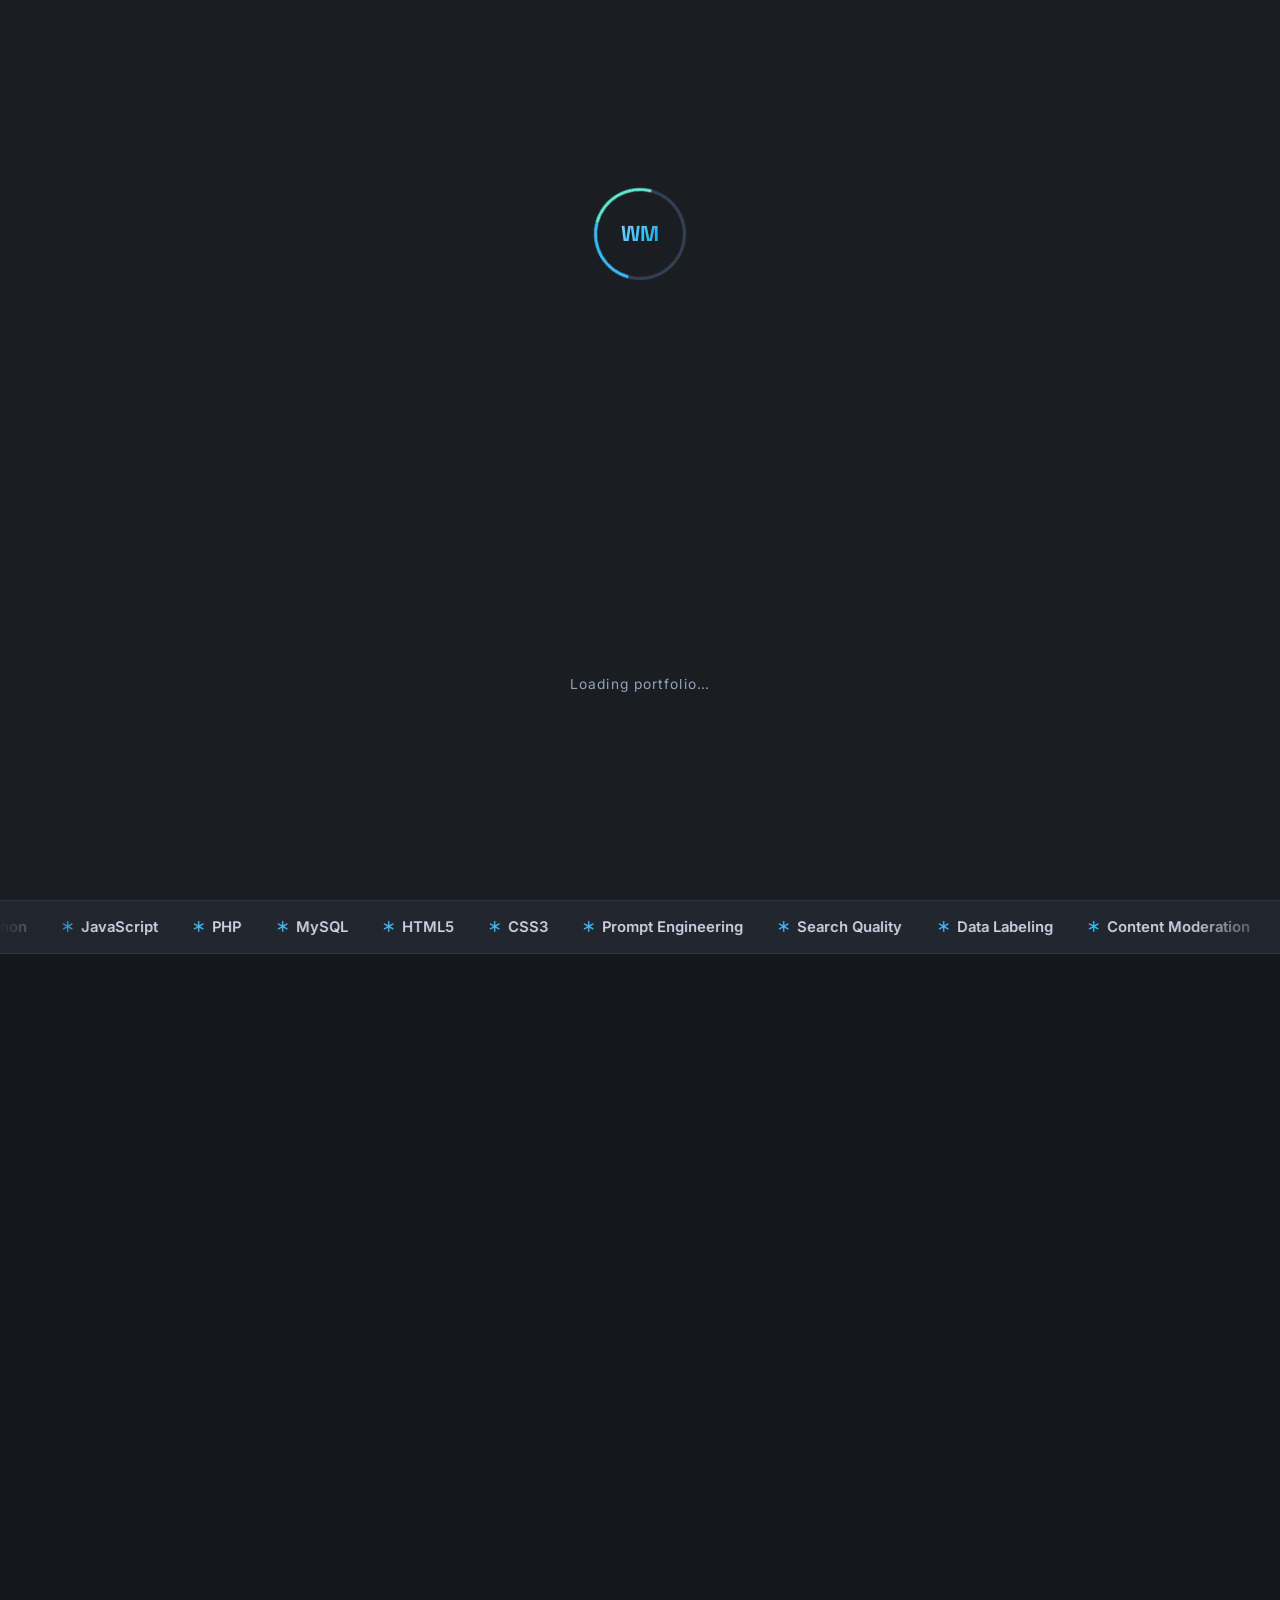
<file: preview.html>
<!DOCTYPE html>
<html lang="en">
<head>
  <meta charset="UTF-8" />
  <meta http-equiv="refresh" content="0; url=index.html" />
  <title>Redirecting…</title>
</head>
<body>
  <!--
    TEMPORARY QA ARTIFACT — safe to delete.
    This file was a self-contained copy used to preview the design in a
    single-file preview server. The real portfolio is index.html.
  -->
  <p>Redirecting to <a href="index.html">index.html</a> — this file is a temporary preview artifact and can be deleted.</p>
</body>
</html>
</file>
<file: assets/css/style.css>
/* ==========================================================================
   WILBERFORCE MUHUYI MURAMBA — PORTFOLIO STYLESHEET
   Design system: dark/light themes, animations, responsive, accessibility
   Stack: Bootstrap 5.3 (CDN) + Bootstrap Icons + Google Fonts (Inter, Space Grotesk)
   ========================================================================== */

/* ---------- 0. Design tokens ---------- */
:root {
  --bg: #1a1d22;
  --bg-alt: #14171c;
  --bg-deep: #262b33;
  --surface: #22262e;
  --surface-2: #2a2f38;
  --border: rgba(51, 65, 85, 0.55);
  --border-strong: #334155;

  --text: #f8fafc;
  --text-soft: #cbd5e1;
  --muted: #94a3b8;

  --primary: #38bdf8;
  --primary-soft: #7dd3fc;
  --accent: #5eead4;
  --success: #34d399;

  --warm: #f2a65a;
  --warm-soft: rgba(242, 166, 90, 0.14);

  --grad: linear-gradient(120deg, #7dd3fc 0%, #38bdf8 60%, #0ea5e9 100%);
  --grad-soft: rgba(56, 189, 248, 0.12);

  --ring: rgba(56, 189, 248, 0.26);
  --chip-bg: rgba(56, 189, 248, 0.1);
  --code-bg: #14171c;
  --carousel-control: rgba(26, 29, 34, 0.55);

  --shadow: 0 12px 32px rgba(2, 6, 18, 0.42);
  --shadow-lg: 0 22px 55px rgba(2, 6, 18, 0.5);
  --nav-bg: rgba(26, 29, 34, 0.85);

  --radius: 18px;
  --radius-lg: 26px;

  color-scheme: dark;
}

/* ---------- Base ---------- */
* { box-sizing: border-box; }

html {
  scroll-behavior: smooth;
  scroll-padding-top: 84px;
}

body {
  margin: 0;
  font-family: "Inter", system-ui, -apple-system, "Segoe UI", sans-serif;
  background: var(--bg);
  color: var(--text);
  line-height: 1.65;
  -webkit-font-smoothing: antialiased;
  overflow-x: hidden;
  transition: background 0.35s ease, color 0.35s ease;
}

h1, h2, h3, h4, h5, .brand, .stat-num {
  font-family: "Space Grotesk", "Inter", sans-serif;
  letter-spacing: -0.02em;
}

a { color: var(--primary); text-decoration: none; transition: color 0.2s ease; }
a:hover { color: var(--accent); }
img { max-width: 100%; }
::selection { background: var(--primary); color: #1a1d22; }

/* Scrollbar */
::-webkit-scrollbar { width: 10px; }
::-webkit-scrollbar-track { background: var(--bg-alt); }
::-webkit-scrollbar-thumb { background: linear-gradient(var(--primary), var(--accent)); border-radius: 8px; }

/* ---------- Accessibility helpers ---------- */
.skip-link {
  position: fixed;
  top: -60px;
  left: 16px;
  z-index: 2000;
  padding: 0.6rem 1.2rem;
  background: var(--primary);
  color: #1a1d22;
  border-radius: 10px;
  font-weight: 600;
  transition: top 0.25s ease;
}
.skip-link:focus { top: 16px; }

:focus-visible {
  outline: 3px solid var(--primary);
  outline-offset: 2px;
  border-radius: 6px;
}

/* ---------- 1. Preloader ---------- */
#preloader {
  position: fixed;
  inset: 0;
  z-index: 3000;
  display: grid;
  place-items: center;
  background: var(--bg);
  transition: opacity 0.5s ease, visibility 0.5s ease;
}
#preloader.done { opacity: 0; visibility: hidden; pointer-events: none; }
/* Progressive enhancement: if JS never runs, never trap the user behind a loader */
html:not(.js-ready) #preloader { display: none; }

.loader-inner { position: relative; display: grid; place-items: center; }
.loader-ring {
  width: 92px;
  height: 92px;
  border-radius: 50%;
  border: 3px solid var(--border-strong);
  border-top-color: var(--primary);
  border-right-color: var(--accent);
  animation: spin 1s linear infinite;
}
@keyframes spin { to { transform: rotate(360deg); } }
.loader-mono {
  position: absolute;
  font-family: "Space Grotesk", sans-serif;
  font-weight: 700;
  font-size: 1.35rem;
  background: var(--grad);
  -webkit-background-clip: text;
  background-clip: text;
  -webkit-text-fill-color: transparent;
}
.loader-text { margin-top: 18px; font-size: 0.86rem; color: var(--muted); letter-spacing: 0.08em; }

/* ---------- 2. Navbar ---------- */
.site-nav {
  position: fixed;
  top: 0;
  left: 0;
  right: 0;
  z-index: 1000;
  background: transparent;
  transition: background 0.3s ease, box-shadow 0.3s ease, backdrop-filter 0.3s ease;
}
.site-nav.scrolled {
  background: var(--nav-bg);
  -webkit-backdrop-filter: blur(14px);
  backdrop-filter: blur(14px);
  box-shadow: 0 8px 30px rgba(2, 6, 18, 0.35);
  border-bottom: 1px solid var(--border);
}
.nav-wrap {
  display: flex;
  align-items: center;
  justify-content: space-between;
  min-height: 72px;
  gap: 1rem;
}
.brand {
  display: inline-flex;
  align-items: center;
  gap: 0.6rem;
  font-family: "Space Grotesk", sans-serif;
  font-weight: 700;
  font-size: 1.12rem;
  color: var(--text);
}
.brand:hover { color: var(--text); }
.brand-mono {
  display: inline-grid;
  place-items: center;
  width: 38px;
  height: 38px;
  border-radius: 12px;
  background: var(--grad);
  color: #1a1d22;
  font-size: 0.85rem;
  letter-spacing: 0.02em;
  box-shadow: 0 6px 18px var(--ring);
}
.brand-dot { color: var(--primary); }

.nav-menu {
  display: flex;
  align-items: center;
  gap: 0.35rem;
  list-style: none;
  margin: 0;
  padding: 0;
}
.nav-item-link {
  position: relative;
  display: block;
  padding: 0.45rem 0.85rem;
  border-radius: 8px;
  font-size: 0.92rem;
  font-weight: 500;
  color: var(--text-soft);
  transition: color 0.2s ease, background 0.2s ease;
}
.nav-item-link:hover { color: var(--primary); background: var(--chip-bg); }
.nav-item-link.is-active {
  color: var(--primary);
  background: transparent;
  box-shadow: none;
}
.nav-item-link.is-active::after {
  content: "";
  position: absolute;
  left: 50%;
  bottom: 2px;
  transform: translateX(-50%);
  width: 18px;
  height: 2px;
  border-radius: 2px;
  background: var(--primary);
}

.nav-actions { display: flex; align-items: center; gap: 0.7rem; margin-left: 0.5rem; }
.nav-toggler {
  display: none;
  flex-direction: column;
  gap: 5px;
  background: none;
  border: 1px solid var(--border-strong);
  border-radius: 10px;
  padding: 9px 10px;
  cursor: pointer;
}
.tog-bar {
  width: 22px;
  height: 2px;
  background: var(--text);
  border-radius: 2px;
  transition: transform 0.3s ease, opacity 0.3s ease;
}
.nav-toggler.open .tog-bar:nth-child(1) { transform: translateY(7px) rotate(45deg); }
.nav-toggler.open .tog-bar:nth-child(2) { opacity: 0; }
.nav-toggler.open .tog-bar:nth-child(3) { transform: translateY(-7px) rotate(-45deg); }

/* ---------- Buttons ---------- */
.btn {
  border-radius: 12px;
  font-weight: 600;
  padding: 0.62rem 1.3rem;
  transition: transform 0.22s ease, box-shadow 0.22s ease, background 0.22s ease, border-color 0.22s ease;
}
.btn:hover { transform: translateY(-2px); }
.btn-gradient {
  background: #f2a65a;
  border: none;
  color: #1a1d22 !important;
  box-shadow: 0 6px 16px rgba(242, 166, 90, 0.28);
}
.btn-gradient:hover {
  background: #d97706;
  transform: translateY(-2px);
  box-shadow: 0 10px 22px rgba(242, 166, 90, 0.34);
}

.btn-outline {
  border: 1.5px solid var(--border-strong);
  color: var(--text);
  background: transparent;
}
.btn-outline:hover { border-color: var(--warm); color: #d97706; background: var(--warm-soft); transform: translateY(-2px); }
.btn-outline-light {
  border: 1.5px solid rgba(255, 255, 255, 0.55);
  color: #ffffff;
  background: rgba(255, 255, 255, 0.08);
  -webkit-backdrop-filter: blur(6px);
  backdrop-filter: blur(6px);
}
.btn-outline-light:hover { border-color: var(--warm); color: #f2a65a; background: rgba(242, 166, 90, 0.12); transform: translateY(-2px); }

/* ---------- 3. Hero ---------- */
.hero {
  position: relative;
  min-height: 100vh;
  display: flex;
  align-items: center;
  padding: 130px 0 60px;
  overflow: hidden;
  background:
    radial-gradient(1000px 500px at 85% -10%, rgba(56, 189, 248, 0.09), transparent 60%),
    radial-gradient(800px 420px at -10% 20%, rgba(14, 165, 233, 0.1), transparent 60%),
    var(--bg);
}
.hero-blob {
  position: absolute;
  border-radius: 50%;
  filter: blur(90px);
  opacity: 0.5;
  pointer-events: none;
}
.blob-a { width: 420px; height: 420px; background: rgba(56, 189, 248, 0.14); top: -120px; right: -80px; animation: float 12s ease-in-out infinite; }
.blob-b { width: 340px; height: 340px; background: rgba(14, 165, 233, 0.11); bottom: -100px; left: -60px; animation: float 16s ease-in-out infinite reverse; }
@keyframes float { 0%, 100% { transform: translate(0, 0) scale(1); } 50% { transform: translate(30px, -30px) scale(1.08); } }

.hero-grid-pattern {
  position: absolute;
  inset: 0;
  background-image: radial-gradient(var(--border-strong) 1px, transparent 1px);
  background-size: 34px 34px;
  -webkit-mask-image: radial-gradient(ellipse 75% 65% at 50% 40%, #000 40%, transparent 100%);
  mask-image: radial-gradient(ellipse 75% 65% at 50% 40%, #000 40%, transparent 100%);
  opacity: 0.6;
  pointer-events: none;
}
.hero-inner { position: relative; z-index: 2; }

.hero-hello {
  display: inline-flex;
  align-items: center;
  font-size: 0.92rem;
  font-weight: 600;
  color: #f2a65a;
  background: var(--warm-soft);
  border: 1px solid rgba(242, 166, 90, 0.45);
  border-radius: 999px;
  padding: 0.4rem 1.1rem;
  margin-bottom: 1.2rem;
}

.hero-name {
  font-size: clamp(2.4rem, 5.4vw, 3.9rem);
  font-weight: 700;
  line-height: 1.08;
  margin-bottom: 0.6rem;
}
.gradient-text {
  background: var(--grad);
  -webkit-background-clip: text;
  background-clip: text;
  -webkit-text-fill-color: transparent;
}

.hero-role { font-size: clamp(1.15rem, 2.6vw, 1.5rem); font-weight: 600; margin-bottom: 1.1rem; min-height: 2.1rem; color: var(--text-soft); }
.typed-cursor { color: var(--primary); animation: blink 1.1s ease-in-out infinite; font-weight: 400; }
@keyframes blink { 50% { opacity: 0; } }

.hero-desc { color: var(--text-soft); font-size: 1.02rem; max-width: 560px; margin-bottom: 1.8rem; }
.hero-cta { display: flex; flex-wrap: wrap; gap: 0.9rem; margin-bottom: 2rem; }

.hero-social {
  display: flex;
  gap: 0.7rem;
  list-style: none;
  padding: 0;
  margin: 0;
}
.hero-social a {
  display: grid;
  place-items: center;
  width: 42px;
  height: 42px;
  border: 1px solid var(--border-strong);
  border-radius: 12px;
  color: var(--text-soft);
  font-size: 1.05rem;
  transition: all 0.25s ease;
}
.hero-social a:hover { transform: translateY(-4px); box-shadow: 0 8px 18px var(--ring); }

/* Photo frame */
.photo-frame { position: relative; max-width: 380px; margin: 0 auto; }
.photo-placeholder {
  aspect-ratio: 4 / 4.6;
  border-radius: var(--radius-lg);
  background:
    linear-gradient(160deg, var(--surface) 0%, var(--surface-2) 100%);
  border: 1px solid var(--border-strong);
  display: flex;
  flex-direction: column;
  align-items: center;
  justify-content: center;
  gap: 0.8rem;
  position: relative;
  overflow: hidden;
  box-shadow: var(--shadow-lg);
}
.photo-placeholder::before {
  content: "";
  position: absolute;
  inset: 0;
  background: var(--grad);
  opacity: 0.07;
}
.photo-initials {
  font-family: "Space Grotesk", sans-serif;
  font-size: 4.6rem;
  font-weight: 700;
  background: var(--grad);
  -webkit-background-clip: text;
  background-clip: text;
  -webkit-text-fill-color: transparent;
  position: relative;
}
.photo-note {
  position: relative;
  display: inline-flex;
  align-items: center;
  font-size: 0.85rem;
  color: var(--muted);
  background: var(--chip-bg);
  border: 1px dashed var(--border-strong);
  border-radius: 999px;
  padding: 0.35rem 1rem;
}

/* Dropped-in photo / screenshot: covers the placeholder until the file exists.
   main.js removes the <img> on load error so the styled placeholder shows instead. */
.photo-img, .shot-img {
  position: absolute;
  inset: 0;
  width: 100%;
  height: 100%;
  object-fit: cover;
  z-index: 1;
  border-radius: inherit;
}

/* Hero stats */
.hero-stats {
  display: grid;
  grid-template-columns: repeat(4, 1fr);
  gap: 1rem;
  margin-top: 3.4rem;
  padding-top: 2rem;
  border-top: 1px solid var(--border);
}
.stat { text-align: center; }
.stat-num {
  display: block;
  font-size: 1.9rem;
  font-weight: 700;
  background: var(--grad);
  -webkit-background-clip: text;
  background-clip: text;
  -webkit-text-fill-color: transparent;
}
.stat-label { font-size: 0.8rem; color: var(--muted); font-weight: 500; }

/* ---------- Marquee (skills ticker) ---------- */
.marquee {
  background: var(--surface);
  border-top: 1px solid var(--border);
  border-bottom: 1px solid var(--border);
  padding: 14px 0;
  overflow: hidden;
  position: relative;
}
.marquee::before, .marquee::after {
  content: "";
  position: absolute;
  top: 0;
  bottom: 0;
  width: 90px;
  z-index: 2;
  pointer-events: none;
}
.marquee::before { left: 0; background: linear-gradient(90deg, var(--surface), transparent); }
.marquee::after { right: 0; background: linear-gradient(-90deg, var(--surface), transparent); }
.marquee-track { display: flex; width: max-content; animation: marquee 34s linear infinite; }
.marquee:hover .marquee-track { animation-play-state: paused; }
@keyframes marquee { to { transform: translateX(-50%); } }
.marquee-group { display: flex; gap: 2.2rem; padding-right: 2.2rem; }
.marquee-item {
  display: inline-flex;
  align-items: center;
  gap: 0.5rem;
  font-size: 0.92rem;
  font-weight: 600;
  color: var(--text-soft);
  white-space: nowrap;
}
.marquee-item i { color: var(--primary); font-size: 0.7rem; }

/* ---------- Sections ---------- */
.section { padding: 104px 0; position: relative; }
.section-alt { background: var(--bg); color: var(--text); }

/* Section backgrounds — calm dark alternation: deep navy / charcoal */
#about, #services, #support, #education, #achievements, #github, #contact { background: var(--bg-alt); }
#skills, #interview-edge, #internship, #certifications, #tools, #testimonials { background: var(--bg); }

.section-head { max-width: 760px; margin: 0 auto 3.2rem; text-align: center; }
.eyebrow {
  display: inline-block;
  font-size: 0.78rem;
  font-weight: 700;
  letter-spacing: 0.14em;
  text-transform: uppercase;
  color: var(--primary);
  background: var(--chip-bg);
  border: 1px solid var(--border);
  border-radius: 999px;
  padding: 0.35rem 1.1rem;
  margin-bottom: 1rem;
}
.section-title { font-size: clamp(1.7rem, 3.6vw, 2.5rem); font-weight: 700; margin-bottom: 0.9rem; }
.section-lead { color: var(--muted); font-size: 1rem; margin: 0; }

/* ---------- Reveal animations (gated behind .js-ready) ---------- */
html.js-ready [data-reveal] {
  opacity: 0;
  transform: translateY(26px);
  transition: opacity 0.7s ease, transform 0.7s ease;
}
html.js-ready [data-reveal].revealed {
  opacity: 1;
  transform: none;
}
@media (prefers-reduced-motion: reduce) {
  html.js-ready [data-reveal] { opacity: 1; transform: none; transition: none; }
  *, *::before, *::after { animation-duration: 0.01ms !important; animation-iteration-count: 1 !important; transition-duration: 0.01ms !important; }
}

/* ---------- About ---------- */
.lead-text { font-size: 1.12rem; color: var(--text-soft); }
.about-facts {
  list-style: none;
  padding: 0;
  margin: 1.6rem 0 2rem;
  display: grid;
  grid-template-columns: 1fr 1fr;
  gap: 0.8rem 1.4rem;
}
.about-facts li { display: flex; gap: 0.6rem; align-items: flex-start; font-size: 0.94rem; }
.about-facts i { color: var(--primary); margin-top: 3px; }

.why-grid { display: grid; grid-template-columns: repeat(2, 1fr); gap: 1rem; }
.why-card {
  background: var(--surface);
  border: 1px solid var(--border);
  border-radius: var(--radius);
  padding: 1.4rem;
  transition: transform 0.25s ease, border-color 0.25s ease, box-shadow 0.25s ease;
}
.why-card:hover { transform: translateY(-5px); border-color: var(--primary); box-shadow: var(--shadow); }
.why-icon { font-size: 1.5rem; background: var(--grad); -webkit-background-clip: text; background-clip: text; -webkit-text-fill-color: transparent; margin-bottom: 0.5rem; display: inline-block; }
.why-card h3 { font-size: 1rem; font-weight: 700; margin-bottom: 0.4rem; }
.why-card p { font-size: 0.88rem; color: var(--muted); margin: 0; }

.about-photo { max-width: 460px; }
.about-photo .photo-placeholder { aspect-ratio: 16 / 9; }

/* ---------- Skills ---------- */
.skill-group {
  background: var(--surface);
  border: 1px solid var(--border);
  border-radius: var(--radius);
  padding: 1.6rem 1.5rem;
  height: 100%;
  transition: transform 0.25s ease, box-shadow 0.25s ease;
}
.skill-group:hover { transform: translateY(-5px); box-shadow: var(--shadow); }
.skill-group-title { font-size: 1.02rem; font-weight: 700; margin-bottom: 1.3rem; color: var(--text); }
.skill { margin-bottom: 1.05rem; }
.skill:last-child { margin-bottom: 0; }
.skill-head { display: flex; justify-content: space-between; align-items: baseline; font-size: 0.88rem; margin-bottom: 0.4rem; }
.skill-pct { color: var(--primary); font-weight: 700; font-size: 0.82rem; }
.skill-bar {
  height: 8px;
  border-radius: 999px;
  background: var(--chip-bg);
  overflow: hidden;
  position: relative;
}
.skill-fill {
  display: block;
  height: 100%;
  width: 0;
  border-radius: 999px;
  background: var(--grad);
  transition: width 1.3s cubic-bezier(0.22, 1, 0.36, 1);
}

.soft-skills { margin-top: 3rem; text-align: center; }
.soft-title { font-size: 1.1rem; font-weight: 700; margin-bottom: 1.2rem; }
.badge-cloud { display: flex; flex-wrap: wrap; justify-content: center; gap: 0.7rem; max-width: 820px; margin: 0 auto; }
.badge-soft {
  display: inline-flex;
  align-items: center;
  font-size: 0.85rem;
  font-weight: 600;
  color: var(--text-soft);
  background: var(--surface);
  border: 1.5px solid var(--border-strong);
  border-radius: 999px;
  padding: 0.45rem 1.15rem;
  transition: all 0.22s ease;
}
.badge-soft:hover { color: #1a1d22; background: var(--warm); border-color: transparent; transform: translateY(-3px) rotate(-1deg); }

/* ---------- Services ---------- */
.service-card {
  background: var(--surface);
  border: 1px solid var(--border);
  border-radius: var(--radius);
  padding: 1.8rem 1.6rem;
  height: 100%;
  transition: transform 0.28s ease, box-shadow 0.28s ease, border-color 0.28s ease;
}
.service-card:hover { transform: translateY(-7px); box-shadow: var(--shadow-lg); border-color: transparent; }
.service-icon {
  width: 56px;
  height: 56px;
  display: grid;
  place-items: center;
  border-radius: 16px;
  background: var(--grad-soft);
  color: var(--primary);
  font-size: 1.5rem;
  margin-bottom: 1.1rem;
  transition: transform 0.28s ease, background 0.28s ease;
}
.service-card:hover .service-icon { background: var(--grad); color: #1a1d22; transform: scale(1.08) rotate(-6deg); }
.service-card h3 { font-size: 1.06rem; font-weight: 700; margin-bottom: 0.55rem; }
.service-card p { font-size: 0.9rem; color: var(--muted); margin: 0; }

/* ---------- Featured project ---------- */
.featured-project {
  background: var(--surface);
  border: 1px solid var(--border);
  border-radius: var(--radius-lg);
  padding: 2.4rem;
  box-shadow: var(--shadow);
  margin-bottom: 3rem;
}
.fp-grid { display: grid; grid-template-columns: 1.15fr 0.85fr; gap: 2.4rem; align-items: start; }
.fp-tags { display: flex; flex-wrap: wrap; gap: 0.5rem; margin-bottom: 0.9rem; }
.tag {
  display: inline-block;
  font-size: 0.74rem;
  font-weight: 700;
  letter-spacing: 0.04em;
  color: var(--text-soft);
  background: var(--chip-bg);
  border: 1px solid var(--border);
  border-radius: 8px;
  padding: 0.28rem 0.7rem;
}
.tag-hot { color: #1a1d22; background: var(--warm); border: none; }
.featured-project h3 { font-size: 1.45rem; font-weight: 700; margin-bottom: 0.3rem; }
.fp-sub { color: var(--muted); margin-bottom: 1.4rem; }
.fp-details { margin-bottom: 1.2rem; }
.fp-box {
  background: var(--surface-2);
  border: 1px solid var(--border);
  border-radius: 14px;
  padding: 1.1rem 1.2rem;
  height: 100%;
}
.fp-box h4 { font-size: 0.86rem; font-weight: 700; margin-bottom: 0.4rem; color: var(--primary); }
.fp-box p { font-size: 0.86rem; color: var(--text-soft); margin: 0; }
.fp-tech-title { font-size: 0.95rem; font-weight: 700; margin: 1.2rem 0 0.7rem; }
.tech-cloud { display: flex; flex-wrap: wrap; gap: 0.55rem; margin-bottom: 1.4rem; }
.chip {
  display: inline-block;
  font-size: 0.8rem;
  font-weight: 600;
  color: var(--text-soft);
  background: var(--surface-2);
  border: 1px solid var(--border-strong);
  border-radius: 999px;
  padding: 0.35rem 0.95rem;
}
.fp-actions { display: flex; flex-wrap: wrap; gap: 0.8rem; }

.fp-media { display: grid; gap: 0.9rem; }
.shot-placeholder {
  aspect-ratio: 16 / 10;
  border-radius: 14px;
  background:
    linear-gradient(150deg, var(--surface-2), var(--bg-alt));
  border: 1.5px dashed var(--border-strong);
  display: flex;
  flex-direction: column;
  align-items: center;
  justify-content: center;
  gap: 0.5rem;
  color: var(--muted);
  font-size: 0.82rem;
  transition: border-color 0.25s ease, transform 0.25s ease;
  position: relative;
  overflow: hidden;
}
.shot-placeholder:hover { border-color: var(--primary); transform: translateY(-3px); }
.shot-placeholder i { font-size: 2rem; color: var(--primary); }
.shot-row { display: grid; grid-template-columns: 1fr 1fr; gap: 0.9rem; }
.shot-note { display: flex; align-items: center; gap: 0.4rem; font-size: 0.8rem; color: var(--muted); }

.sub-heading { font-size: 1.3rem; font-weight: 700; margin-bottom: 1.4rem; }

/* Upcoming projects */
.upcoming {
  margin-top: 3.2rem;
  text-align: center;
  background: linear-gradient(160deg, var(--surface) 0%, var(--surface-2) 100%);
  border: 1.5px dashed var(--border-strong);
  border-radius: var(--radius-lg);
  padding: 3.2rem 2rem;
  position: relative;
  overflow: hidden;
}
.upcoming::before {
  content: "";
  position: absolute;
  inset: 0;
  background: radial-gradient(620px 240px at 50% -20%, rgba(56, 189, 248, 0.12), transparent 65%);
  pointer-events: none;
}
.upcoming > * { position: relative; }
.upcoming-icon {
  width: 64px;
  height: 64px;
  margin: 0 auto 1.2rem;
  display: grid;
  place-items: center;
  font-size: 1.7rem;
  color: #1a1d22;
  background: var(--grad);
  border-radius: 18px;
  box-shadow: 0 10px 24px var(--ring);
  transform: rotate(-6deg);
}
.upcoming .sub-heading { margin-bottom: 0.8rem; }
.upcoming p {
  max-width: 640px;
  margin: 0 auto 1.6rem;
  color: var(--text-soft);
  font-size: 1rem;
}
.upcoming-badge {
  display: inline-flex;
  align-items: center;
  gap: 0.4rem;
  font-size: 0.82rem;
  font-weight: 600;
  color: var(--primary);
  background: var(--chip-bg);
  border: 1px solid rgba(56, 189, 248, 0.3);
  border-radius: 999px;
  padding: 0.4rem 1.1rem;
}

/* Project cards */
.project-card {
  background: var(--surface);
  border: 1px solid var(--border);
  border-radius: var(--radius);
  overflow: hidden;
  height: 100%;
  transition: transform 0.28s ease, box-shadow 0.28s ease;
}
.project-card:hover { transform: translateY(-7px); box-shadow: var(--shadow-lg); }
.pc-shot {
  aspect-ratio: 16 / 8.4;
  background: linear-gradient(150deg, var(--surface-2), var(--bg-alt));
  display: flex;
  flex-direction: column;
  align-items: center;
  justify-content: center;
  gap: 0.5rem;
  color: var(--muted);
  font-size: 0.8rem;
  border-bottom: 1px solid var(--border);
}
.pc-shot i { font-size: 2.2rem; color: var(--primary); }
.pc-body { padding: 1.3rem 1.4rem 1.5rem; }
.pc-tags { display: flex; gap: 0.45rem; margin-bottom: 0.7rem; }
.pc-body h4 { font-size: 1.05rem; font-weight: 700; margin-bottom: 0.45rem; }
.pc-body p { font-size: 0.87rem; color: var(--muted); margin-bottom: 1.1rem; }
.pc-actions { display: flex; gap: 0.6rem; }

/* ---------- AI portfolio ---------- */
.ai-nav-wrap { position: sticky; top: 96px; }
.ai-nav { display: flex; flex-direction: column; gap: 0.4rem; }
.ai-tab {
  width: 100%;
  text-align: left;
  display: flex;
  align-items: center;
  padding: 0.72rem 1rem;
  border-radius: 12px;
  border: 1px solid transparent;
  background: transparent;
  color: var(--text-soft);
  font-size: 0.92rem;
  font-weight: 600;
  cursor: pointer;
  transition: all 0.22s ease;
}
.ai-tab:hover { background: var(--chip-bg); color: var(--text); }
.ai-tab.active {
  background: var(--grad);
  color: #fff;
  box-shadow: 0 8px 20px var(--ring);
  border-color: transparent;
}
.ai-tab i { font-size: 1rem; }

.ai-content { min-height: 420px; }
.blk {
  background: var(--surface);
  border: 1px solid var(--border);
  border-radius: 14px;
  padding: 1.1rem 1.3rem;
  margin-bottom: 1rem;
}
.blk-label {
  display: inline-block;
  font-size: 0.72rem;
  font-weight: 700;
  letter-spacing: 0.1em;
  text-transform: uppercase;
  color: var(--primary);
  margin-bottom: 0.45rem;
}
.blk p { font-size: 0.92rem; color: var(--text-soft); margin: 0; }
.blk-prompt { border-left: 4px solid var(--primary); }
.mono, .blk p.mono {
  font-family: "SFMono-Regular", Consolas, "Liberation Mono", Menlo, monospace;
  font-size: 0.87rem;
  background: var(--code-bg);
  color: #d7e2f5;
  border-radius: 10px;
  padding: 0.85rem 1rem;
  border: 1px solid var(--border);
}
.blk-list { list-style: none; padding: 0; margin: 0; display: grid; gap: 0.55rem; }
.blk-list li { display: flex; gap: 0.6rem; align-items: flex-start; font-size: 0.9rem; color: var(--text-soft); }
.blk-list i { color: var(--success); margin-top: 3px; }
.muted-note { font-size: 0.84rem; color: var(--muted); font-style: italic; margin-top: 0.6rem !important; }

/* ---------- Interview edge ---------- */
.edge-card {
  background: var(--surface);
  border: 1px solid var(--border);
  border-radius: var(--radius);
  padding: 1.6rem 1.4rem;
  height: 100%;
  transition: transform 0.28s ease, box-shadow 0.28s ease, border-color 0.28s ease;
}
.edge-card:hover { transform: translateY(-6px); box-shadow: var(--shadow); border-color: var(--primary); }
.edge-icon {
  width: 50px;
  height: 50px;
  display: grid;
  place-items: center;
  border-radius: 14px;
  background: var(--grad-soft);
  color: var(--primary);
  font-size: 1.3rem;
  margin-bottom: 16px;
  transition: transform 0.25s ease;
}
.edge-card:hover .edge-icon { transform: scale(1.1) rotate(-6deg); }
.edge-card h3 { font-size: 1.02rem; font-weight: 700; margin-bottom: 8px; }
.edge-card p { font-size: 0.87rem; color: var(--muted); margin: 0; }

/* ---------- Timeline (experience / education) ---------- */
.timeline { position: relative; max-width: 760px; margin: 0 auto; padding-left: 34px; }
.timeline::before {
  content: "";
  position: absolute;
  left: 9px; top: 6px; bottom: 6px;
  width: 3px;
  background: linear-gradient(var(--primary), var(--accent));
  border-radius: 4px;
  opacity: 0.55;
}
.t-item { position: relative; padding-bottom: 30px; }
.t-item:last-child { padding-bottom: 0; }
.t-dot {
  position: absolute;
  left: -32px; top: 8px;
  width: 17px; height: 17px;
  border-radius: 50%;
  background: var(--grad);
  border: 3px solid var(--bg);
  box-shadow: 0 0 0 3px var(--primary);
  animation: pulse 2.4s ease infinite;
}
@keyframes pulse { 0%, 100% { box-shadow: 0 0 0 3px var(--primary); } 50% { box-shadow: 0 0 0 6px var(--ring); } }

.t-card {
  background: var(--surface);
  border: 1px solid var(--border);
  border-radius: 18px;
  padding: 22px 24px;
  transition: transform 0.25s ease, box-shadow 0.25s ease;
}
.t-card:hover { transform: translateX(6px); box-shadow: var(--shadow); }
.t-when {
  display: inline-block;
  font-size: 0.74rem;
  font-weight: 700;
  letter-spacing: 0.06em;
  color: var(--primary);
  background: var(--chip-bg);
  border: 1px solid var(--border);
  padding: 0.2rem 0.7rem;
  border-radius: 999px;
  margin-bottom: 10px;
}
.t-card h3 { font-size: 1.08rem; font-weight: 700; margin-bottom: 6px; }
.t-card p { color: var(--muted); font-size: 0.9rem; margin-bottom: 8px; }
.edu-list { list-style: none; padding: 0; margin: 10px 0 0; display: grid; gap: 6px; }
.edu-list li { display: flex; gap: 8px; font-size: 0.88rem; color: var(--text-soft); }
.edu-list i { color: var(--primary); }

.intern-grid { max-width: 860px; margin: 0 auto; }
.intern-item {
  display: flex; gap: 14px; align-items: flex-start;
  background: var(--surface);
  border: 1px solid var(--border);
  border-radius: 16px;
  padding: 20px;
  height: 100%;
  transition: transform 0.22s ease, border-color 0.22s ease;
}
.intern-item:hover { transform: translateY(-4px); border-color: var(--primary); }
.intern-item i { color: var(--primary); font-size: 1.1rem; margin-top: 3px; }
.intern-item p { margin: 0; font-size: 0.92rem; color: var(--text-soft); }

/* ---------- Certifications / Achievements ---------- */
.cert-card, .ach-card {
  background: var(--surface);
  border: 1px solid var(--border);
  border-radius: 20px;
  padding: 26px;
  height: 100%;
  text-align: center;
  transition: transform 0.28s ease, box-shadow 0.28s ease;
}
.cert-card:hover, .ach-card:hover { transform: translateY(-6px); box-shadow: var(--shadow-lg); }
.cert-icon { font-size: 2rem; color: var(--accent); margin-bottom: 12px; }
.cert-icon-img { width: 48px; height: 48px; object-fit: contain; }
.cert-card h3, .ach-card h3 { font-size: 1.02rem; font-weight: 700; margin-bottom: 8px; }
.cert-card h3 {
  font-size: 1.15rem;
  color: var(--primary);
  letter-spacing: 0.01em;
}
.cert-card h3.cert-name {
  font-family: "Playfair Display", Georgia, serif;
  font-style: italic;
  font-weight: 600;
  letter-spacing: 0;
}
.cert-card h3.cert-name .cert-red { color: #ef4444; }
.cert-card h3.cert-name .cert-white { color: #ffffff; }
.cert-issuer { color: var(--muted); font-size: 0.86rem; margin-bottom: 12px; }
.cert-link { font-size: 0.86rem; font-weight: 600; }
.ach-card i { font-size: 1.9rem; background: var(--grad); -webkit-background-clip: text; background-clip: text; -webkit-text-fill-color: transparent; margin-bottom: 10px; display: inline-block; }
.ach-card p { font-size: 0.86rem; color: var(--muted); margin: 0; }

/* ---------- Tools ---------- */
.tool-grid { display: flex; flex-wrap: wrap; justify-content: center; gap: 12px; max-width: 900px; margin: 0 auto; }
.tool-chip {
  display: inline-flex; align-items: center; gap: 8px;
  font-size: 0.9rem; font-weight: 600;
  color: var(--text-soft);
  background: var(--surface);
  border: 1.5px solid var(--border);
  border-radius: 14px;
  padding: 0.6rem 1.1rem;
  transition: all 0.22s ease;
}
.tool-chip i { color: var(--primary); font-size: 1.05rem; }
.tool-chip:hover {
  border-color: var(--primary);
  color: var(--primary);
  transform: translateY(-4px) rotate(-2deg);
  box-shadow: var(--shadow);
  background: var(--grad-soft);
}

/* ---------- Testimonials ---------- */
#testimonialCarousel { max-width: 780px; margin: 0 auto; }
.testimonial {
  background: #ffffff;
  border: 1px solid #d7e5ed;
  border-radius: 24px;
  padding: 48px 40px;
  text-align: center;
  margin: 0;
  box-shadow: 0 14px 34px rgba(2, 6, 18, 0.22);
}
.testimonial .bi-quote { font-size: 2.6rem; background: linear-gradient(120deg, #0ea5e9, #1769aa); -webkit-background-clip: text; background-clip: text; -webkit-text-fill-color: transparent; margin-bottom: 12px; display: inline-block; }
.testimonial blockquote { font-size: 1.08rem; color: #2b3442; font-style: italic; margin-bottom: 18px; }
.testimonial figcaption strong { display: block; font-size: 0.98rem; color: #172033; }
.testimonial figcaption span { color: #64748b; font-size: 0.84rem; }
#testimonialCarousel .carousel-indicators [data-bs-target] { background: var(--primary); width: 30px; height: 4px; border-radius: 4px; }
#testimonialCarousel .carousel-control-prev, #testimonialCarousel .carousel-control-next { width: 8%; opacity: 1; }
#testimonialCarousel .carousel-control-prev-icon, #testimonialCarousel .carousel-control-next-icon {
  background-color: #f2a65a;
  background-repeat: no-repeat;
  background-position: center;
  border-radius: 50%;
  padding: 22px;
  box-shadow: 0 6px 16px rgba(242, 166, 90, 0.35);
  transition: transform 0.25s ease, box-shadow 0.25s ease, background-color 0.25s ease;
}
#testimonialCarousel .carousel-control-prev-icon {
  background-image: url("data:image/svg+xml,%3Csvg xmlns='http://www.w3.org/2000/svg' viewBox='0 0 16 16' fill='none' stroke='%231a1d22' stroke-width='2.2' stroke-linecap='round' stroke-linejoin='round'%3E%3Cpath d='M11 2 5 8l6 6'/%3E%3C/svg%3E");
}
#testimonialCarousel .carousel-control-next-icon {
  background-image: url("data:image/svg+xml,%3Csvg xmlns='http://www.w3.org/2000/svg' viewBox='0 0 16 16' fill='none' stroke='%231a1d22' stroke-width='2.2' stroke-linecap='round' stroke-linejoin='round'%3E%3Cpath d='M5 2l6 6-6 6'/%3E%3C/svg%3E");
}
#testimonialCarousel .carousel-control-prev:hover .carousel-control-prev-icon,
#testimonialCarousel .carousel-control-next:hover .carousel-control-next-icon {
  transform: scale(1.12);
  background-color: #d97706;
  box-shadow: 0 10px 24px rgba(217, 119, 6, 0.4);
}

/* ---------- CTA band ---------- */
.cta-band {
  background: #1a1d22;
  background-image: radial-gradient(900px 420px at 50% -30%, rgba(56, 189, 248, 0.16), transparent 60%);
  padding: 90px 0;
  text-align: center;
  color: #f8fafc;
  position: relative;
  overflow: hidden;
}
.cta-band::before {
  content: "";
  position: absolute; inset: 0;
  background-image: radial-gradient(rgba(56, 189, 248, 0.12) 1.5px, transparent 1.5px);
  background-size: 26px 26px;
  opacity: 0.4;
}
.cta-inner { position: relative; z-index: 1; }
.cta-inner h2 { font-size: clamp(1.7rem, 3.4vw, 2.4rem); font-weight: 700; margin-bottom: 0.8rem; }
.cta-inner p { font-size: 1.05rem; opacity: 0.92; max-width: 620px; margin: 0 auto 1.8rem; }
.cta-actions { display: flex; flex-wrap: wrap; justify-content: center; gap: 0.9rem; }
.cta-band .btn-outline-light { background: rgba(26, 29, 34, 0.25); }
.cta-band .btn-light {
  background: #f2a65a;
  border: none;
  color: #1a1d22;
  box-shadow: 0 6px 18px rgba(2, 6, 18, 0.3);
}
.cta-band .btn-light:hover {
  background: #d97706;
  color: #1a1d22;
  transform: translateY(-2px);
}

/* ---------- Contact ---------- */
.contact-list { list-style: none; padding: 0; margin: 0 0 1.6rem; display: grid; gap: 0.9rem; }
.contact-item { display: flex; align-items: center; gap: 0.9rem; }
.contact-icon {
  flex: 0 0 auto;
  width: 44px;
  height: 44px;
  display: grid;
  place-items: center;
  border-radius: 13px;
  background: var(--grad-soft);
  color: var(--primary);
  font-size: 1.1rem;
}
.contact-item a, .contact-item span { font-size: 0.95rem; color: var(--text-soft); font-weight: 500; }
.contact-item a:hover { color: var(--primary); }
.contact-social { display: flex; gap: 0.7rem; }
.contact-social a {
  display: grid;
  place-items: center;
  width: 42px;
  height: 42px;
  border: 1px solid var(--border-strong);
  border-radius: 12px;
  color: var(--text-soft);
  font-size: 1.05rem;
  transition: all 0.25s ease;
}
.contact-social a:hover { transform: translateY(-4px); }

.contact-form {
  background: var(--surface);
  border: 1px solid var(--border);
  border-radius: var(--radius-lg);
  padding: 2rem;
  box-shadow: var(--shadow);
}
.form-label { font-size: 0.88rem; font-weight: 600; color: var(--text-soft); }
.contact-form .form-control {
  background: var(--surface-2);
  border: 1.5px solid var(--border-strong);
  border-radius: 12px;
  color: var(--text);
  padding: 0.7rem 1rem;
  transition: border-color 0.22s ease, box-shadow 0.22s ease;
}
.contact-form .form-control::placeholder { color: var(--muted); }
.contact-form .form-control:focus {
  background: var(--surface-2);
  border-color: var(--primary);
  color: var(--text);
  box-shadow: 0 0 0 4px var(--ring);
}
.contact-form .form-control.is-invalid { border-color: #f87171; }
.form-success {
  margin-top: 1rem;
  padding: 0.9rem 1.2rem;
  border-radius: 12px;
  background: rgba(52, 211, 153, 0.12);
  border: 1px solid rgba(52, 211, 153, 0.4);
  color: var(--success);
  font-size: 0.9rem;
  font-weight: 600;
}

/* ---------- Footer ---------- */
.footer {
  --accent: #f2a65a;
  background: #262b33;
  color: #f8fafc;
  border-top: 1px solid rgba(51, 65, 85, 0.55);
  padding: 60px 0 0;
}
.footer-brand { font-size: 1.15rem; margin-bottom: 0.8rem; }
.footer-blurb { color: var(--muted); font-size: 0.9rem; max-width: 320px; }
.footer-social { display: flex; gap: 0.6rem; margin-top: 1.1rem; }
.footer-social a {
  display: grid;
  place-items: center;
  width: 38px;
  height: 38px;
  border: 1px solid var(--border-strong);
  border-radius: 11px;
  color: var(--text-soft);
  font-size: 0.98rem;
  transition: all 0.22s ease;
}
.footer-social a:hover { transform: translateY(-3px); }

/* ---------- Brand-colored social buttons (hero / contact / footer) ---------- */
.hero-social a, .contact-social a, .footer-social a { color: #fff; }
.hero-social a:has(> i.bi-github), .contact-social a:has(> i.bi-github), .footer-social a:has(> i.bi-github) { background: #24292e; border-color: #24292e; }
.hero-social a:hover:has(> i.bi-github), .contact-social a:hover:has(> i.bi-github), .footer-social a:hover:has(> i.bi-github) { background: #0e1116; border-color: #0e1116; }
.hero-social a:has(> i.bi-linkedin), .contact-social a:has(> i.bi-linkedin), .footer-social a:has(> i.bi-linkedin) { background: #0a66c2; border-color: #0a66c2; }
.hero-social a:hover:has(> i.bi-linkedin), .contact-social a:hover:has(> i.bi-linkedin), .footer-social a:hover:has(> i.bi-linkedin) { background: #004182; border-color: #004182; }
.hero-social a:has(> i.bi-envelope-fill), .contact-social a:has(> i.bi-envelope-fill), .footer-social a:has(> i.bi-envelope-fill) { background: #ea4335; border-color: #ea4335; }
.hero-social a:hover:has(> i.bi-envelope-fill), .contact-social a:hover:has(> i.bi-envelope-fill), .footer-social a:hover:has(> i.bi-envelope-fill) { background: #c5221f; border-color: #c5221f; }
.hero-social a:has(> i.bi-whatsapp), .contact-social a:has(> i.bi-whatsapp), .footer-social a:has(> i.bi-whatsapp) { background: #25d366; border-color: #25d366; }
.hero-social a:hover:has(> i.bi-whatsapp), .contact-social a:hover:has(> i.bi-whatsapp), .footer-social a:hover:has(> i.bi-whatsapp) { background: #1da851; border-color: #1da851; }
.footer-title { font-size: 0.95rem; font-weight: 700; margin-bottom: 1rem; }
.footer-links { list-style: none; padding: 0; margin: 0; display: grid; gap: 0.55rem; }
.footer-links a, .footer-links span { color: var(--muted); font-size: 0.9rem; }
.footer-links a:hover { color: var(--primary); }
.footer-bottom {
  margin-top: 50px;
  padding: 1.4rem 0;
  border-top: 1px solid var(--border);
  display: flex;
  flex-wrap: wrap;
  align-items: center;
  justify-content: space-between;
  gap: 0.6rem;
}
.footer-bottom p { margin: 0; color: var(--muted); font-size: 0.85rem; }

/* ---------- Back to top ---------- */
.back-to-top {
  position: fixed;
  right: 22px;
  bottom: 22px;
  z-index: 900;
  width: 46px;
  height: 46px;
  border: none;
  border-radius: 14px;
  background: var(--grad);
  color: #1a1d22;
  font-size: 1.15rem;
  box-shadow: 0 10px 26px var(--ring);
  opacity: 0;
  visibility: hidden;
  transform: translateY(14px);
  transition: all 0.3s ease;
  cursor: pointer;
}
.back-to-top.show { opacity: 1; visibility: visible; transform: none; }
.back-to-top:hover { transform: translateY(-4px); }

/* ==========================================================================
   Responsive
   ========================================================================== */
@media (max-width: 991.98px) {
  .fp-grid { grid-template-columns: 1fr; }
  .fp-media { order: -1; }
  .ai-nav-wrap { position: static; }
  .ai-nav { flex-direction: row; flex-wrap: wrap; margin-bottom: 1.4rem; }
  .ai-tab { width: auto; flex: 1 1 180px; }
  .hero { padding-top: 110px; }
}

@media (max-width: 767.98px) {
  .section { padding: 78px 0; }
  .nav-toggler { display: flex; }
  .nav-menu {
    position: fixed;
    top: 72px;
    left: 0;
    right: 0;
    flex-direction: column;
    align-items: stretch;
    gap: 0.25rem;
    background: var(--nav-bg);
    -webkit-backdrop-filter: blur(16px);
    backdrop-filter: blur(16px);
    border-bottom: 1px solid var(--border);
    padding: 1rem 1.2rem 1.4rem;
    transform: translateY(-140%);
    transition: transform 0.35s ease;
    box-shadow: var(--shadow);
  }
  .nav-menu.open { transform: none; }
  .nav-item-link { padding: 0.7rem 0.9rem; font-size: 1rem; }
  .nav-actions { margin: 0.6rem 0 0; gap: 0.8rem; }
  .nav-actions .btn-gradient { flex: 1; text-align: center; }
  .hero-stats { grid-template-columns: repeat(2, 1fr); gap: 1.4rem 0.8rem; }
  .about-facts { grid-template-columns: 1fr; }
  .why-grid { grid-template-columns: 1fr; }

  .testimonial { padding: 36px 22px; }
  .cta-band { padding: 64px 0; }
  .hero-name { font-size: 2.3rem; }
}

@media (max-width: 575.98px) {
  .featured-project { padding: 1.5rem; }
  .shot-row { grid-template-columns: 1fr; }
  .contact-form { padding: 1.4rem; }
  .footer-bottom { justify-content: center; text-align: center; }
}

/* Bootstrap small tweaks */
.tab-content > .tab-pane { outline: none; }
</file>
